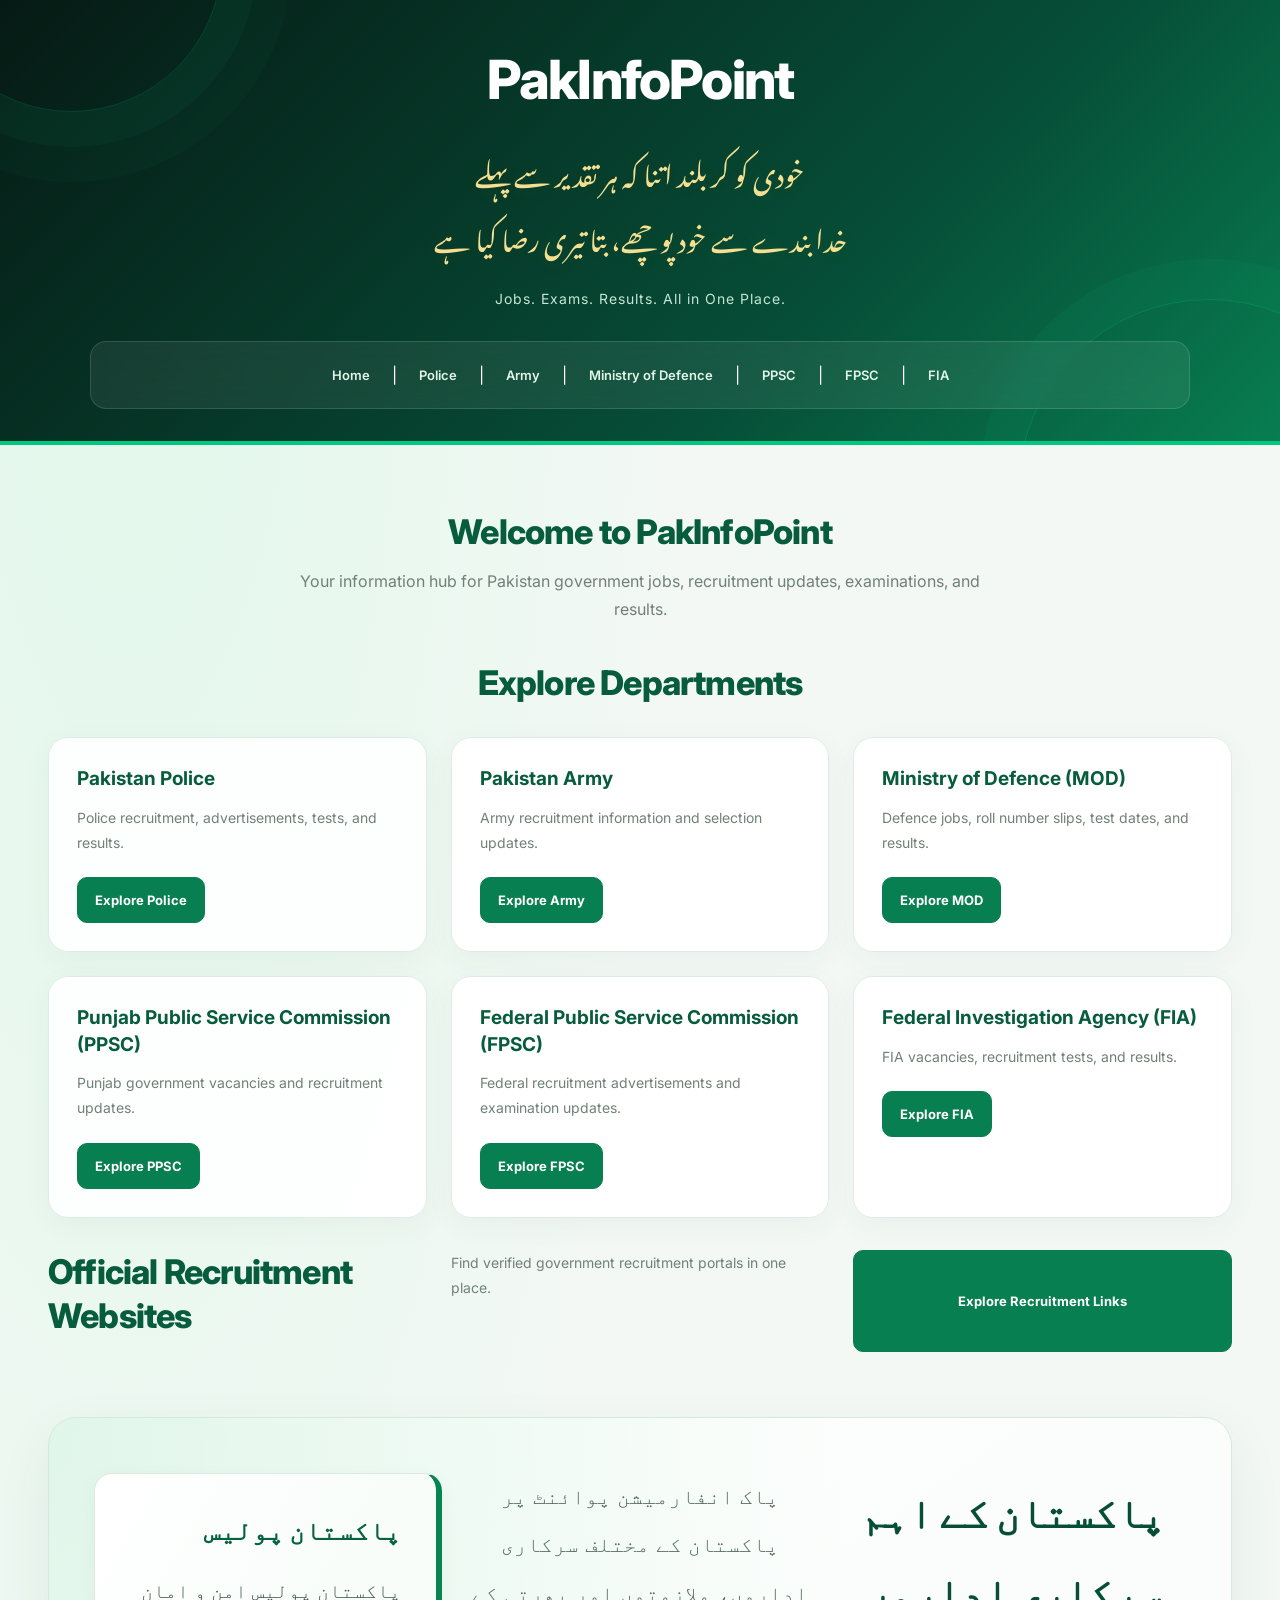
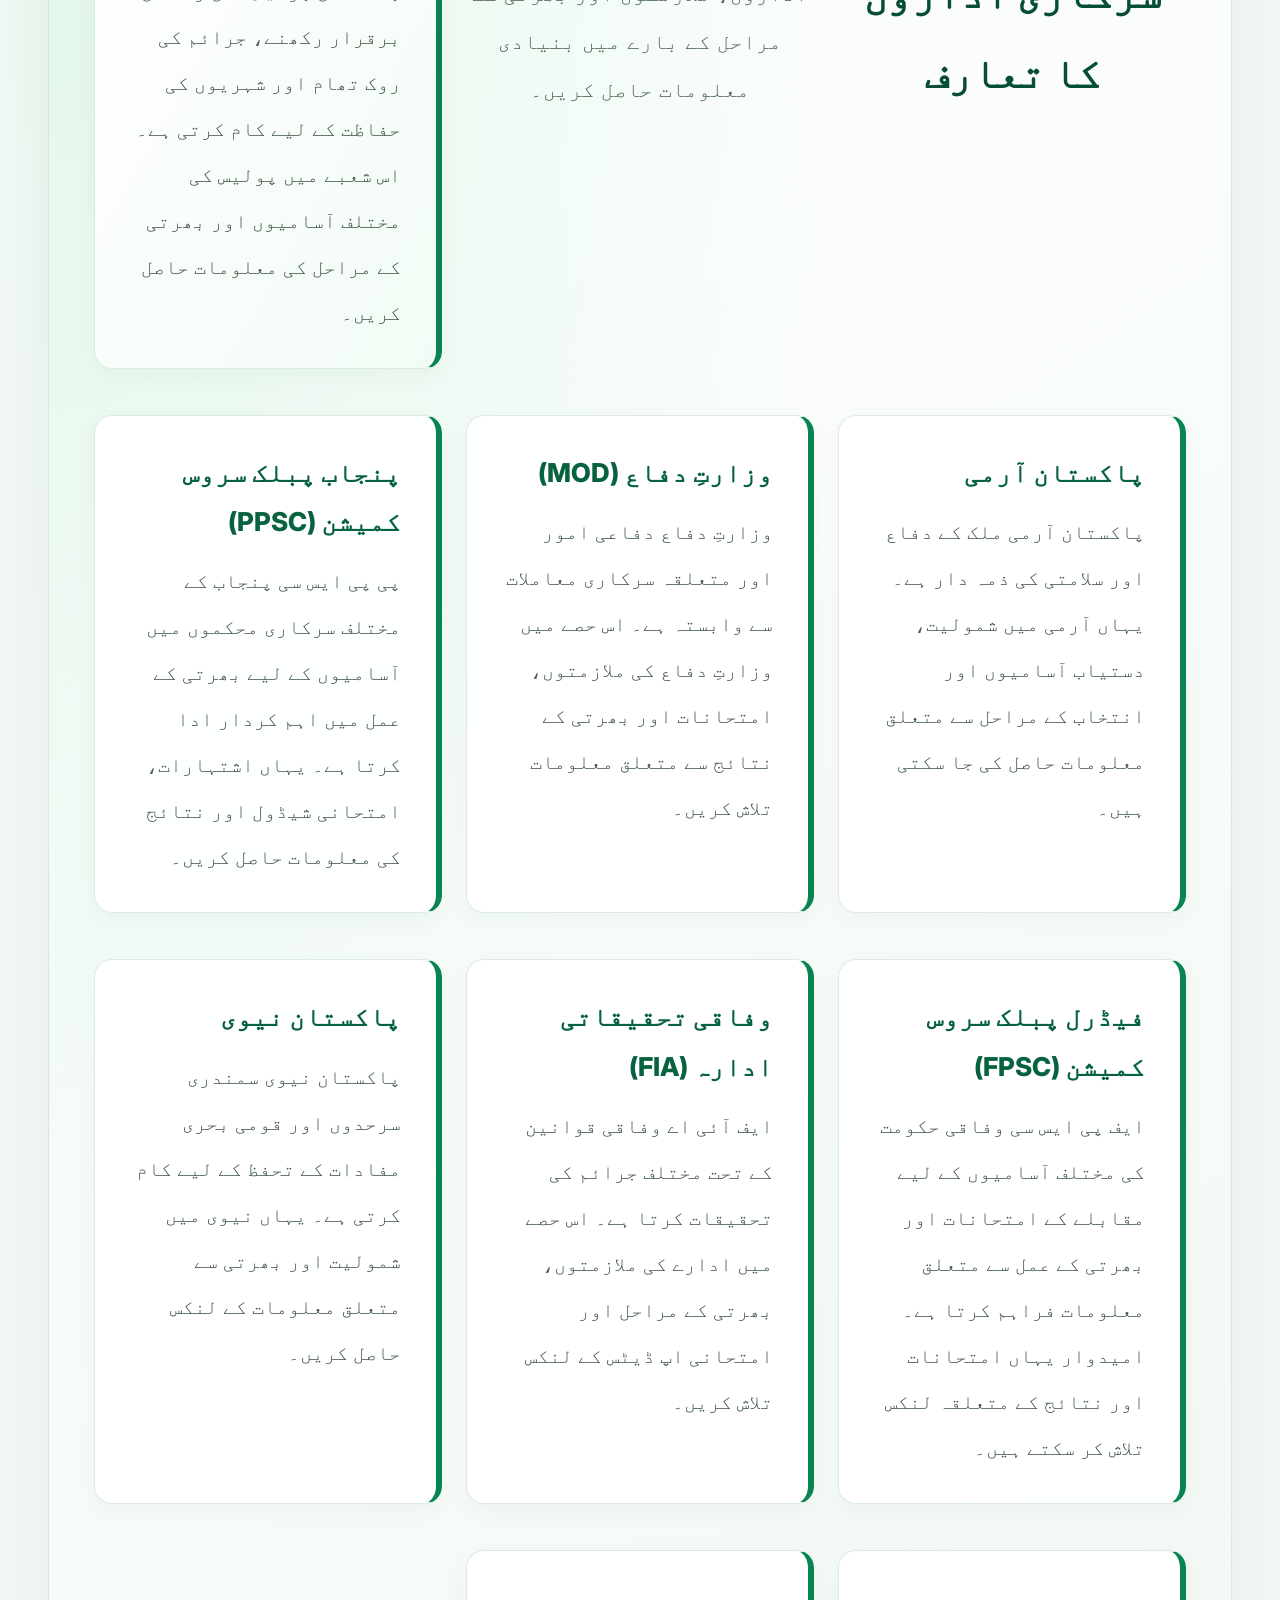
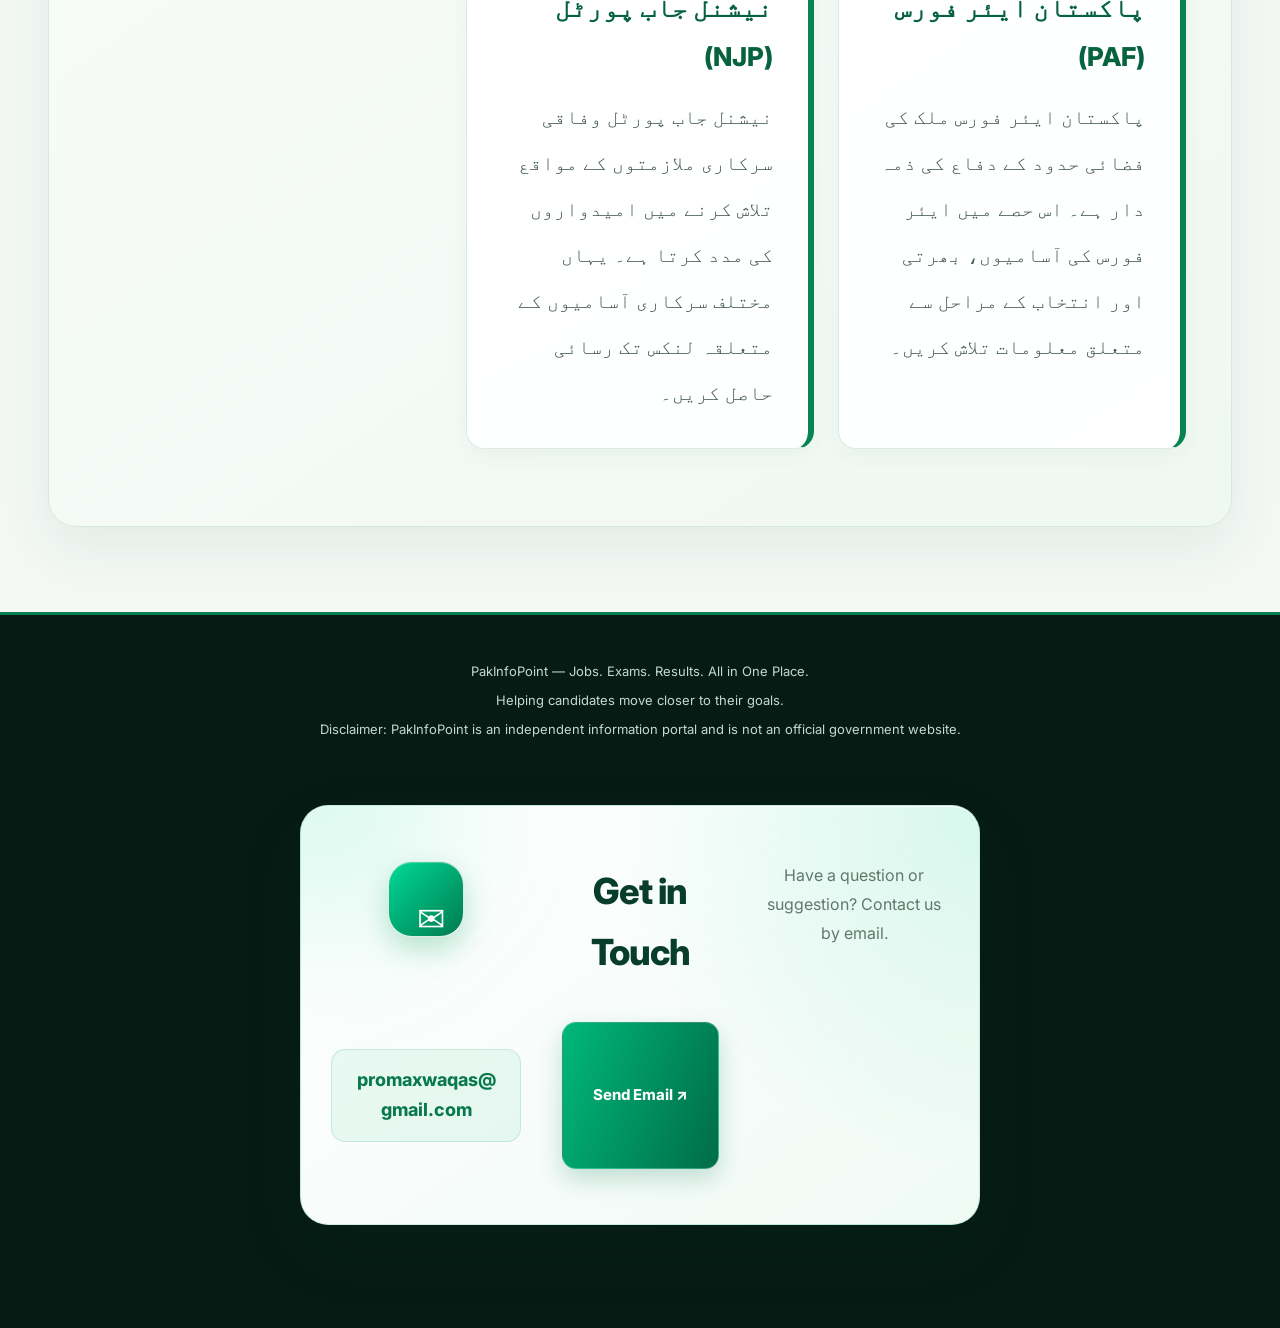
<file: index.html>
<!DOCTYPE html>
<html lang="en">
<head>
  <meta charset="UTF-8">
  <meta name="viewport" content="width=device-width, initial-scale=1.0">
 

  <title>PakInfoPoint - Pakistan Government Jobs, Results & Exams</title>
  
  <!-- Rest of your meta tags, title, link rel="stylesheet", etc. -->
<meta name="description"
    content="Find Pakistan government job advertisements, recruitment updates, roll number slips, test schedules, results and merit lists for Army, Police, FIA, MOD, PPSC, FPSC, Navy, PAF and NJP.">

<meta name="author" content="PakInfoPoint">
<meta name="robots" content="index, follow, max-image-preview:large">
<meta name="theme-color" content="#08784e">
<meta name="google-site-verification" content="WBYI3zQjH3Bjqo3qyWjPnp6PcXG1lxoOlJ3bugX4N5s" />

<meta property="og:type" content="website">
<meta property="og:site_name" content="PakInfoPoint">
<meta property="og:title" content="PakInfoPoint - Jobs, Exams & Results">
<meta property="og:description"
    content="Your information hub for Pakistani government jobs, recruitment updates, exams and results.">

<link rel="stylesheet" href="style.css">
<!-- PakInfoPoint Favicon -->
<link rel="icon" type="image/png" href="logo.png">

</head>

<body>

    <header>
        <h1>PakInfoPoint</h1>

        <p lang="ur" dir="rtl">
            خودی کو کر بلند اتنا کہ ہر تقدیر سے پہلے
            <br>
            خدا بندے سے خود پوچھے، بتا تیری رضا کیا ہے
        </p>
        <p>Jobs. Exams. Results. All in One Place.</p>

        <nav>
            <a href="index.html">Home</a> |
            <a href="police.html">Police</a> |
            <a href="army.html">Army</a> |
            <a href="mod.html">Ministry of Defence</a> |
            <a href="ppsc.html">PPSC</a> |
            <a href="fpsc.html">FPSC</a> |
            <a href="fia.html">FIA</a>
        </nav>
    </header>

    <hr>

    <main>
        <h2>Welcome to PakInfoPoint</h2>

        <p>
            Your information hub for Pakistan government jobs,
            recruitment updates, examinations, and results.
        </p>

        <h2>Explore Departments</h2>

        <section>
            <div>
                <h3>Pakistan Police</h3>
                <p>Police recruitment, advertisements, tests, and results.</p>
                <a href="police.html">Explore Police</a>
            </div>

            <hr>

            <div>
                <h3>Pakistan Army</h3>
                <p>Army recruitment information and selection updates.</p>
                <a href="army.html">Explore Army</a>
            </div>

            <hr>

            <div>
                <h3>Ministry of Defence (MOD)</h3>
                <p>Defence jobs, roll number slips, test dates, and results.</p>
                <a href="mod.html">Explore MOD</a>
            </div>

            <hr>

            <div>
                <h3>Punjab Public Service Commission (PPSC)</h3>
                <p>Punjab government vacancies and recruitment updates.</p>
                <a href="ppsc.html">Explore PPSC</a>
            </div>

            <hr>

            <div>
                <h3>Federal Public Service Commission (FPSC)</h3>
                <p>Federal recruitment advertisements and examination updates.</p>
                <a href="fpsc.html">Explore FPSC</a>
            </div>

            <hr>

            <div>
                <h3>Federal Investigation Agency (FIA)</h3>
                <p>FIA vacancies, recruitment tests, and results.</p>
                <a href="fia.html">Explore FIA</a>
            </div>

            <hr>


        </section>

        <section>
            <h2>Official Recruitment Websites</h2>
            <p>Find verified government recruitment portals in one place.</p>
            <a href="recruitments.html">Explore Recruitment Links</a>
        </section>


        <section class="department-info" lang="ur" dir="rtl">

            <h2>پاکستان کے اہم سرکاری اداروں کا تعارف</h2>

            <p class="info-intro">
                پاک انفارمیشن پوائنٹ پر پاکستان کے مختلف سرکاری اداروں،
                ملازمتوں اور بھرتی کے مراحل کے بارے میں بنیادی معلومات حاصل کریں۔
            </p>

            <div>
                <h3>پاکستان پولیس</h3>
                <p>
                    پاکستان پولیس امن و امان برقرار رکھنے، جرائم کی روک تھام
                    اور شہریوں کی حفاظت کے لیے کام کرتی ہے۔ اس شعبے میں پولیس
                    کی مختلف آسامیوں اور بھرتی کے مراحل کی معلومات حاصل کریں۔
                </p>
            </div>

            <div>
                <h3>پاکستان آرمی</h3>
                <p>
                    پاکستان آرمی ملک کے دفاع اور سلامتی کی ذمہ دار ہے۔
                    یہاں آرمی میں شمولیت، دستیاب آسامیوں اور انتخاب کے
                    مراحل سے متعلق معلومات حاصل کی جا سکتی ہیں۔
                </p>
            </div>

            <div>
                <h3>وزارتِ دفاع (MOD)</h3>
                <p>
                    وزارتِ دفاع دفاعی امور اور متعلقہ سرکاری معاملات سے
                    وابستہ ہے۔ اس حصے میں وزارتِ دفاع کی ملازمتوں،
                    امتحانات اور بھرتی کے نتائج سے متعلق معلومات تلاش کریں۔
                </p>
            </div>

            <div>
                <h3>پنجاب پبلک سروس کمیشن (PPSC)</h3>
                <p>
                    پی پی ایس سی پنجاب کے مختلف سرکاری محکموں میں آسامیوں
                    کے لیے بھرتی کے عمل میں اہم کردار ادا کرتا ہے۔
                    یہاں اشتہارات، امتحانی شیڈول اور نتائج کی معلومات حاصل کریں۔
                </p>
            </div>

            <div>
                <h3>فیڈرل پبلک سروس کمیشن (FPSC)</h3>
                <p>
                    ایف پی ایس سی وفاقی حکومت کی مختلف آسامیوں کے لیے
                    مقابلے کے امتحانات اور بھرتی کے عمل سے متعلق معلومات
                    فراہم کرتا ہے۔ امیدوار یہاں امتحانات اور نتائج کے
                    متعلقہ لنکس تلاش کر سکتے ہیں۔
                </p>
            </div>

            <div>
                <h3>وفاقی تحقیقاتی ادارہ (FIA)</h3>
                <p>
                    ایف آئی اے وفاقی قوانین کے تحت مختلف جرائم کی تحقیقات
                    کرتا ہے۔ اس حصے میں ادارے کی ملازمتوں، بھرتی کے مراحل
                    اور امتحانی اپ ڈیٹس کے لنکس تلاش کریں۔
                </p>
            </div>

            <div>
                <h3>پاکستان نیوی</h3>
                <p>
                    پاکستان نیوی سمندری سرحدوں اور قومی بحری مفادات کے
                    تحفظ کے لیے کام کرتی ہے۔ یہاں نیوی میں شمولیت اور
                    بھرتی سے متعلق معلومات کے لنکس حاصل کریں۔
                </p>
            </div>

            <div>
                <h3>پاکستان ایئر فورس (PAF)</h3>
                <p>
                    پاکستان ایئر فورس ملک کی فضائی حدود کے دفاع کی ذمہ دار
                    ہے۔ اس حصے میں ایئر فورس کی آسامیوں، بھرتی اور انتخاب
                    کے مراحل سے متعلق معلومات تلاش کریں۔
                </p>
            </div>

            <div>
                <h3>نیشنل جاب پورٹل (NJP)</h3>
                <p>
                    نیشنل جاب پورٹل وفاقی سرکاری ملازمتوں کے مواقع تلاش
                    کرنے میں امیدواروں کی مدد کرتا ہے۔ یہاں مختلف سرکاری
                    آسامیوں کے متعلقہ لنکس تک رسائی حاصل کریں۔
                </p>
            </div>

        </section>

    </main>

    <hr>

    <footer>
        <p>PakInfoPoint — Jobs. Exams. Results. All in One Place.</p>
        <p>Helping candidates move closer to their goals.</p>
        <p>Disclaimer: PakInfoPoint is an independent information portal and is not an official government website.</p>


        <!-- Contact Card -->
        <section class="contact-card">
            <div class="contact-icon">✉</div>

            <h2>Get in Touch</h2>
            <p>Have a question or suggestion? Contact us by email.</p>

            <a href="mailto:promaxwaqas@gmail.com" class="email-link">
                promaxwaqas@gmail.com
            </a>

            <a href="mailto:promaxwaqas@gmail.com" class="contact-btn">
                Send Email ↗
            </a>
        </section>

    </footer>

</body>

</html>
</file>
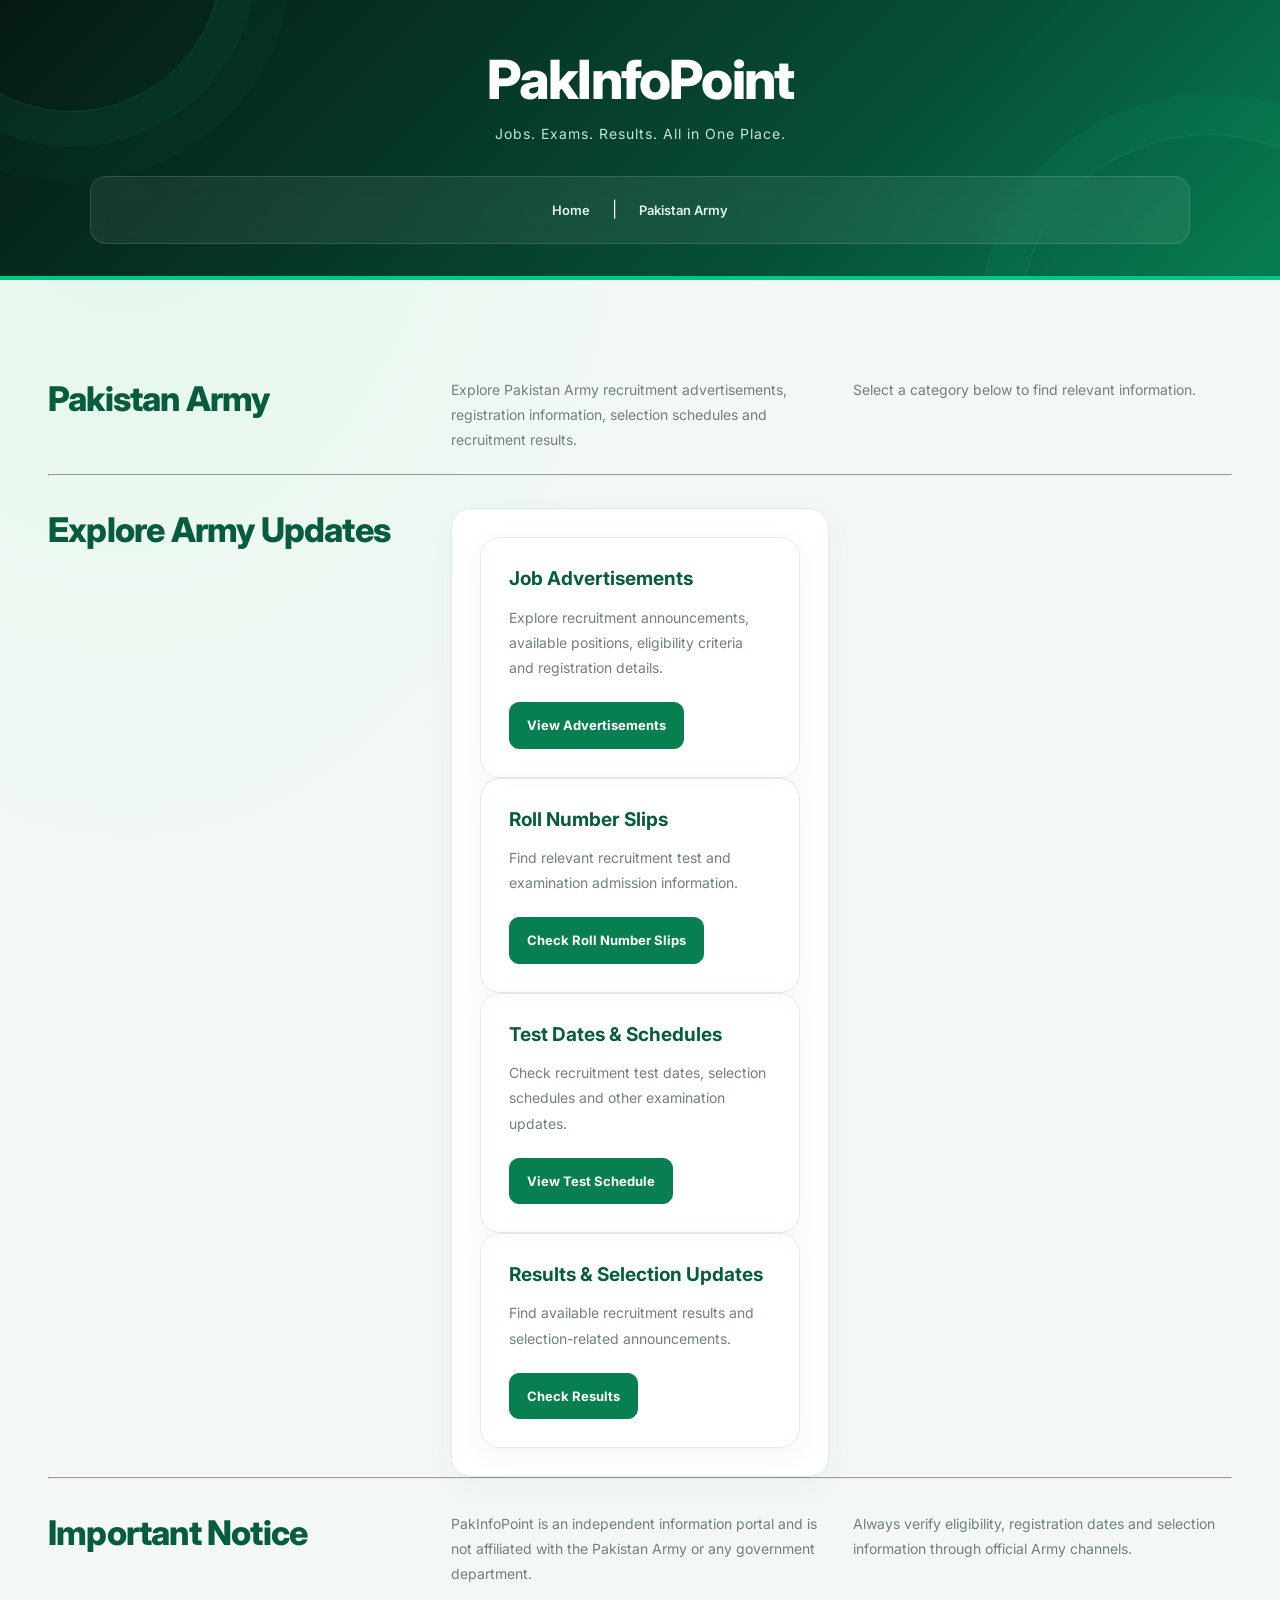
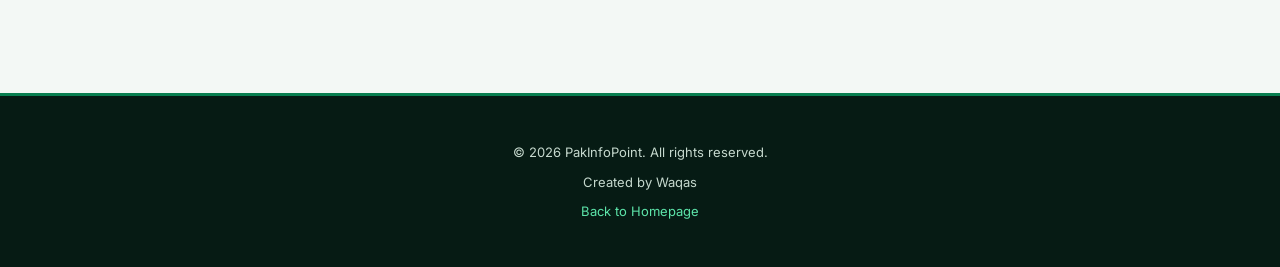
<file: army.html>
<!DOCTYPE html>
<html lang="en">
<head>
    <meta charset="UTF-8">
    <meta name="viewport" content="width=device-width, initial-scale=1.0">

    <title>Pakistan Army Jobs & Updates | PakInfoPoint</title>
    <link rel="stylesheet" href="style.css">
    <meta name="description" content="Find Pakistan Army recruitment advertisements, roll number slips, test dates and results through PakInfoPoint.">
</head>

<body>

    <!-- Header -->
    <header>
        <h1>PakInfoPoint</h1>
        <p>Jobs. Exams. Results. All in One Place.</p>

        <nav>
            <a href="index.html">Home</a> |
            <a href="army.html">Pakistan Army</a>
        </nav>
    </header>

    <hr>

    <!-- Welcome Section -->
    <main>
        <section>
            <h2>Pakistan Army</h2>

            <p>
                Explore Pakistan Army recruitment advertisements,
                registration information, selection schedules
                and recruitment results.
            </p>

            <p>Select a category below to find relevant information.</p>
        </section>

        <hr>

        <!-- Army Information Boxes -->
        <section>
            <h2>Explore Army Updates</h2>

            <div class="information-container">

                <div class="information-box">
                    <h3>Job Advertisements</h3>
                    <p>
                        Explore recruitment announcements, available
                        positions, eligibility criteria and registration details.
                    </p>
                    <a href="https://www.joinpakarmy.gov.pk/">
                        View Advertisements
                    </a>
                </div>

                <div class="information-box">
                    <h3>Roll Number Slips</h3>
                    <p>
                        Find relevant recruitment test and examination
                        admission information.
                    </p>
                    <a href="https://www.joinpakarmy.gov.pk/">
                        Check Roll Number Slips
                    </a>
                </div>

                <div class="information-box">
                    <h3>Test Dates & Schedules</h3>
                    <p>
                        Check recruitment test dates, selection schedules
                        and other examination updates.
                    </p>
                    <a href="https://www.joinpakarmy.gov.pk/">
                        View Test Schedule
                    </a>
                </div>

                <div class="information-box">
                    <h3>Results & Selection Updates</h3>
                    <p>
                        Find available recruitment results and
                        selection-related announcements.
                    </p>
                    <a href="https://www.joinpakarmy.gov.pk/">
                        Check Results
                    </a>
                </div>

            </div>
        </section>

        <hr>

        <!-- Important Notice -->
        <section>
            <h2>Important Notice</h2>

            <p>
                PakInfoPoint is an independent information portal
                and is not affiliated with the Pakistan Army
                or any government department.
            </p>

            <p>
                Always verify eligibility, registration dates and
                selection information through official Army channels.
            </p>
        </section>
    </main>

    <hr>

    <!-- Footer -->
    <footer>
        <p>&copy; 2026 PakInfoPoint. All rights reserved.</p>
        <p>Created by Waqas</p>
        <p><a href="index.html">Back to Homepage</a></p>
    </footer>

</body>
</html>
</file>
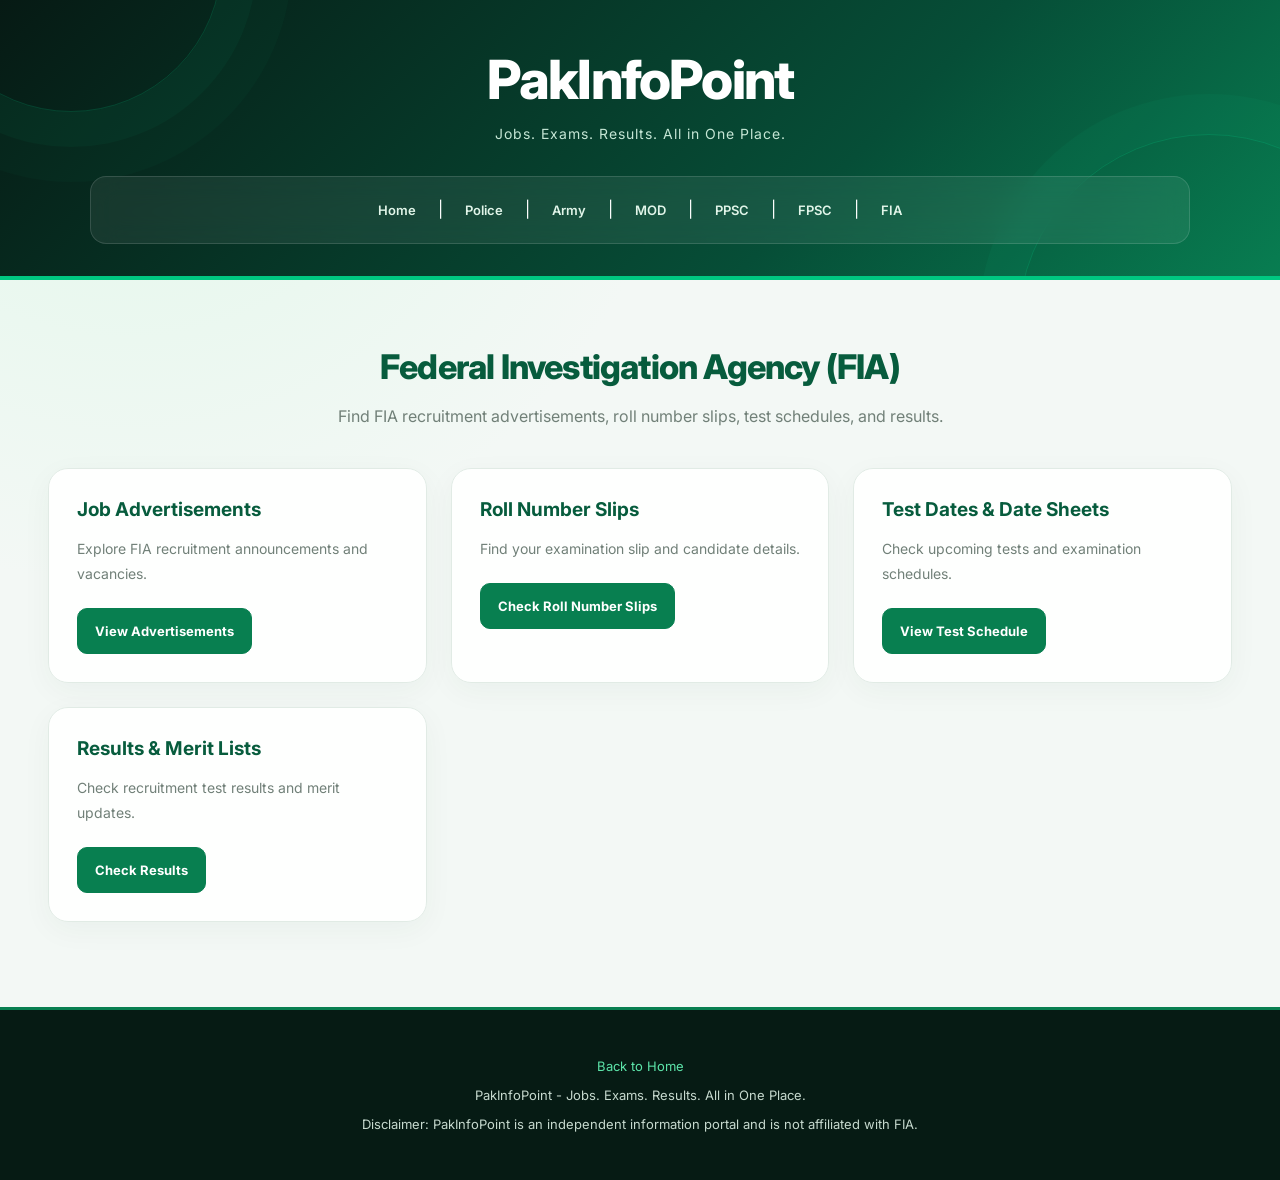
<file: fia.html>
<!DOCTYPE html>
<html lang="en">
<head>
    <meta charset="UTF-8">
    <meta name="viewport" content="width=device-width, initial-scale=1.0">
    <title>FIA Jobs, Tests & Results | PakInfoPoint</title>
    <link rel="stylesheet" href="style.css">
</head>
<body>

    <header>
        <h1>PakInfoPoint</h1>
        <p>Jobs. Exams. Results. All in One Place.</p>

        <nav>
            <a href="index.html">Home</a> |
            <a href="police.html">Police</a> |
            <a href="army.html">Army</a> |
            <a href="mod.html">MOD</a> |
            <a href="ppsc.html">PPSC</a> |
            <a href="fpsc.html">FPSC</a> |
            <a href="fia.html">FIA</a>
        </nav>
    </header>

    <hr>

    <main>
        <h2>Federal Investigation Agency (FIA)</h2>
        <p>Find FIA recruitment advertisements, roll number slips, test schedules, and results.</p>

        <section>
            <div>
                <h3>Job Advertisements</h3>
                <p>Explore FIA recruitment announcements and vacancies.</p>
                <a href="https://www.fia.gov.pk/?utm_source=chatgpt.com#">View Advertisements</a>
            </div>

            <hr>

            <div>
                <h3>Roll Number Slips</h3>
                <p>Find your examination slip and candidate details.</p>
                <a href="https://www.fia.gov.pk/?utm_source=chatgpt.com#">Check Roll Number Slips</a>
            </div>

            <hr>

            <div>
                <h3>Test Dates & Date Sheets</h3>
                <p>Check upcoming tests and examination schedules.</p>
                <a href="https://www.fia.gov.pk/?utm_source=chatgpt.com#">View Test Schedule</a>
            </div>

            <hr>

            <div>
                <h3>Results & Merit Lists</h3>
                <p>Check recruitment test results and merit updates.</p>
                <a href="https://www.fia.gov.pk/?utm_source=chatgpt.com#">Check Results</a>
            </div>
        </section>
    </main>

    <hr>

    <footer>
        <p><a href="index.html">Back to Home</a></p>
        <p>PakInfoPoint - Jobs. Exams. Results. All in One Place.</p>
        <p>Disclaimer: PakInfoPoint is an independent information portal and is not affiliated with FIA.</p>
    </footer>

</body>
</html>
</file>
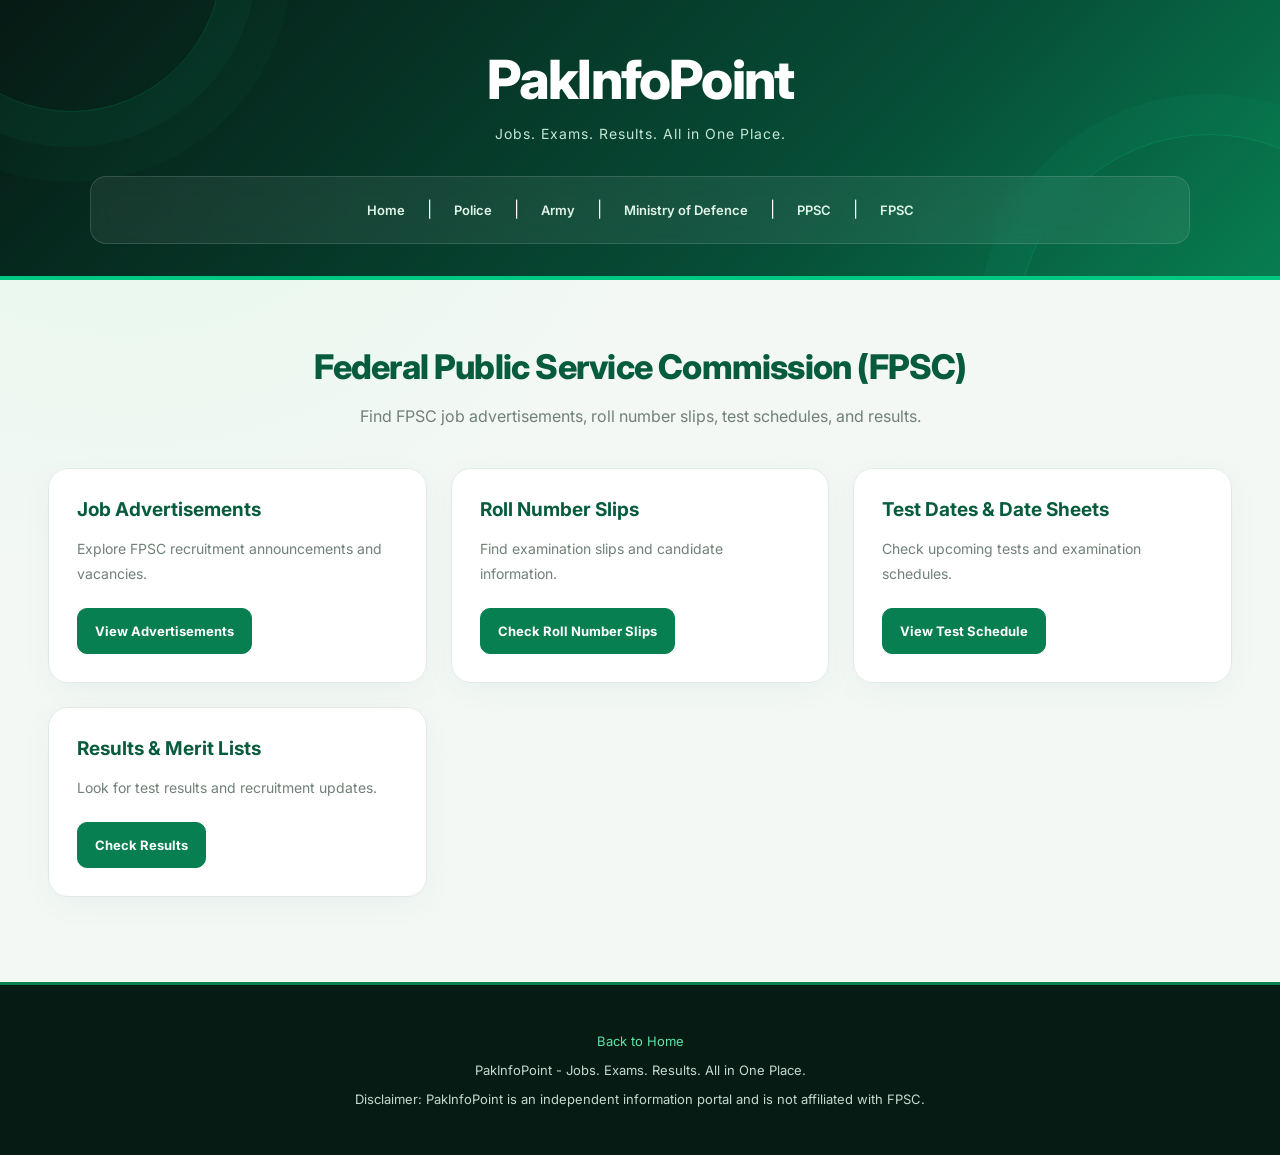
<file: fpsc.html>
<!DOCTYPE html>
<html lang="en">
<head>
    <meta charset="UTF-8">
    <meta name="viewport" content="width=device-width, initial-scale=1.0">
    <title>FPSC Jobs, Tests & Results | PakInfoPoint</title>
    <link rel="stylesheet" href="style.css">
</head>
<body>

    <header>
        <h1>PakInfoPoint</h1>
        <p>Jobs. Exams. Results. All in One Place.</p>

        <nav>
            <a href="index.html">Home</a> |
            <a href="police.html">Police</a> |
            <a href="army.html">Army</a> |
            <a href="mod.html">Ministry of Defence</a> |
            <a href="ppsc.html">PPSC</a> |
            <a href="fpsc.html">FPSC</a>
        </nav>
    </header>

    <hr>

    <main>
        <h2>Federal Public Service Commission (FPSC)</h2>
        <p>Find FPSC job advertisements, roll number slips, test schedules, and results.</p>

        <section>
            <div>
                <h3>Job Advertisements</h3>
                <p>Explore FPSC recruitment announcements and vacancies.</p>
                <a href="https://www.fpsc.gov.pk/Jobs?section=GR">View Advertisements</a>
            </div>

            <hr>

            <div>
                <h3>Roll Number Slips</h3>
                <p>Find examination slips and candidate information.</p>
                <a href="https://www.fpsc.gov.pk/">Check Roll Number Slips</a>
            </div>

            <hr>

            <div>
                <h3>Test Dates & Date Sheets</h3>
                <p>Check upcoming tests and examination schedules.</p>
                <a href="https://www.fpsc.gov.pk/Schedule?section=Exams/GR">View Test Schedule</a>
            </div>

            <hr>

            <div>
                <h3>Results & Merit Lists</h3>
                <p>Look for test results and recruitment updates.</p>
                <a href="https://www.fpsc.gov.pk/Results?section=Merit%20List">Check Results</a>
            </div>
        </section>
    </main>

    <hr>

    <footer>
        <p><a href="index.html">Back to Home</a></p>
        <p>PakInfoPoint - Jobs. Exams. Results. All in One Place.</p>
        <p>Disclaimer: PakInfoPoint is an independent information portal and is not affiliated with FPSC.</p>
    </footer>

</body>
</html>
</file>
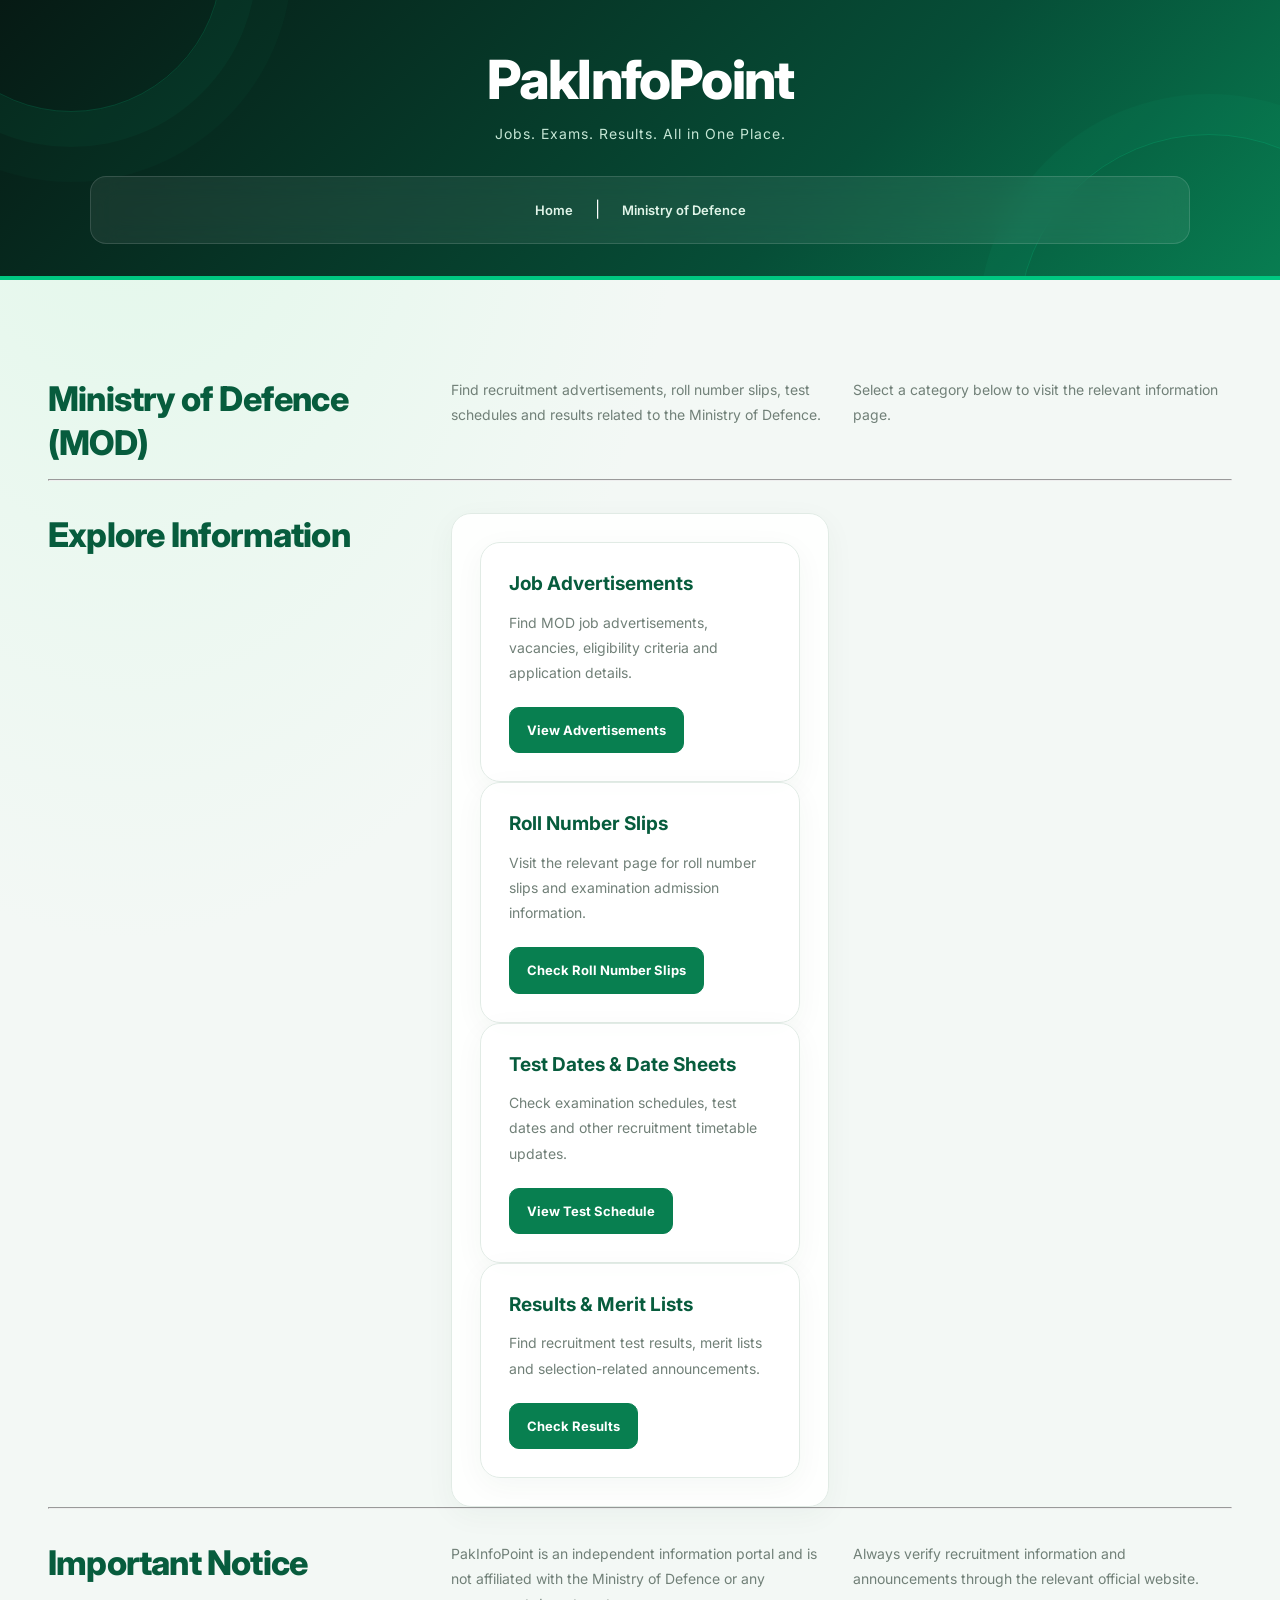
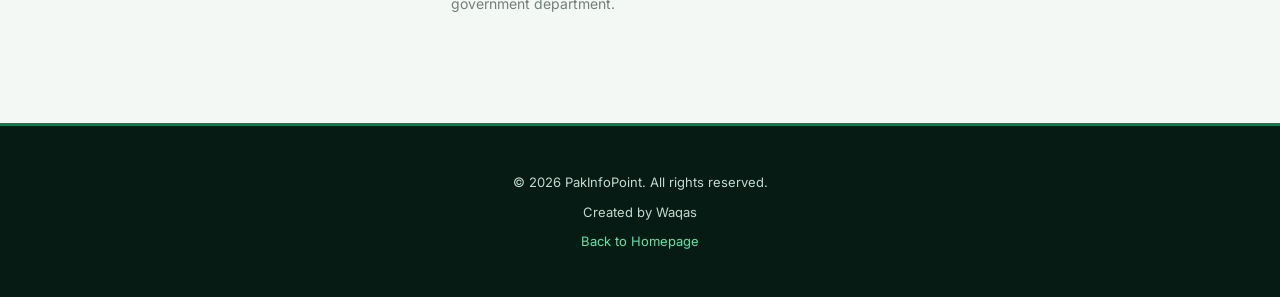
<file: mod.html>
<!DOCTYPE html>
<html lang="en">
<head>
    <meta charset="UTF-8">
    <meta name="viewport" content="width=device-width, initial-scale=1.0">

    <title>Ministry of Defence (MOD) | PakInfoPoint</title>

    <meta name="description" content="Find Ministry of Defence job advertisements, roll number slips, test schedules and results through PakInfoPoint.">
    <link rel="stylesheet" href="style.css">
</head>

<body>

    <!-- Header -->
    <header>
        <h1>PakInfoPoint</h1>
        <p>Jobs. Exams. Results. All in One Place.</p>

        <nav>
            <a href="index.html">Home</a> |
            <a href="mod.html">Ministry of Defence</a>
        </nav>
    </header>

    <hr>

    <!-- Welcome Section -->
    <main>
        <section>
            <h2>Ministry of Defence (MOD)</h2>

            <p>
                Find recruitment advertisements, roll number slips,
                test schedules and results related to the Ministry
                of Defence.
            </p>

            <p>
                Select a category below to visit the relevant information page.
            </p>
        </section>

        <hr>

        <!-- MOD Information Boxes -->
        <section>
            <h2>Explore Information</h2>

            <div class="information-container">

                <!-- Advertisements -->
                <div class="information-box">
                    <h3>Job Advertisements</h3>
                    <p>
                        Find MOD job advertisements, vacancies,
                        eligibility criteria and application details.
                    </p>
                    <a href="https://recruitments.com.pk/Advertisement.html">
                        View Advertisements
                    </a>
                </div>

                <!-- Roll Number Slips -->
                <div class="information-box">
                    <h3>Roll Number Slips</h3>
                    <p>
                        Visit the relevant page for roll number slips
                        and examination admission information.
                    </p>
                    <a href="https://recruitments.com.pk/main1026.php">
                        Check Roll Number Slips
                    </a>
                </div>

                <!-- Test Dates and Date Sheets -->
                <div class="information-box">
                    <h3>Test Dates & Date Sheets</h3>
                    <p>
                        Check examination schedules, test dates
                        and other recruitment timetable updates.
                    </p>
                    <a href="https://recruitments.com.pk/index.html">
                        View Test Schedule
                    </a>
                </div>

                <!-- Results -->
                <div class="information-box">
                    <h3>Results & Merit Lists</h3>
                    <p>
                        Find recruitment test results, merit lists
                        and selection-related announcements.
                    </p>
                    <a href="https://recruitments.com.pk/index.html">
                        Check Results
                    </a>
                </div>

            </div>
        </section>

        <hr>

        <!-- Important Notice -->
        <section>
            <h2>Important Notice</h2>

            <p>
                PakInfoPoint is an independent information portal
                and is not affiliated with the Ministry of Defence
                or any government department.
            </p>

            <p>
                Always verify recruitment information and announcements
                through the relevant official website.
            </p>
        </section>

    </main>

    <hr>

    <!-- Footer -->
    <footer>
        <p>&copy; 2026 PakInfoPoint. All rights reserved.</p>
        <p>Created by Waqas</p>

        <p>
            <a href="index.html">Back to Homepage</a>
        </p>
    </footer>

</body>
</html>
</file>
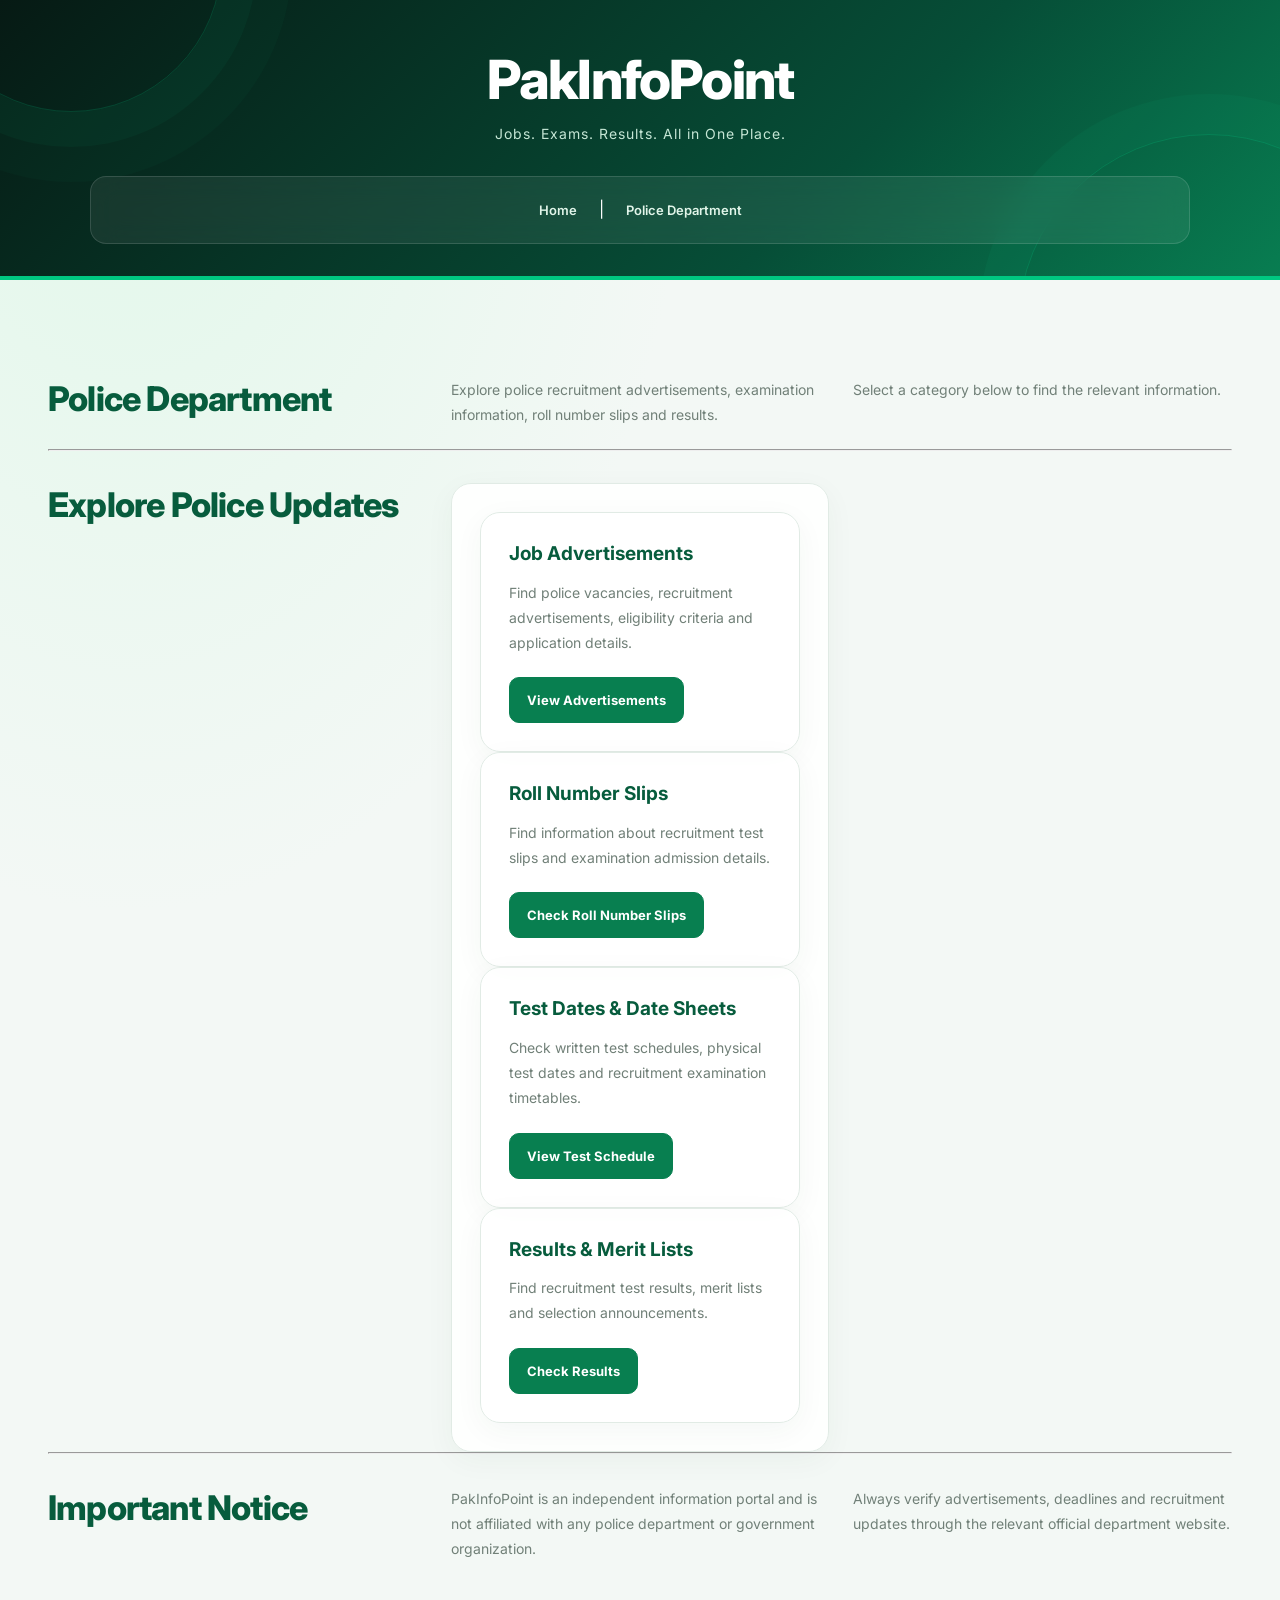
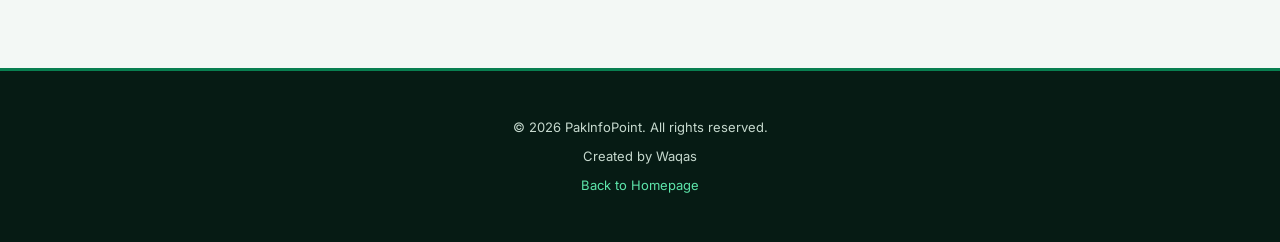
<file: police.html>
<!DOCTYPE html>
<html lang="en">
<head>
    <meta charset="UTF-8">
    <meta name="viewport" content="width=device-width, initial-scale=1.0">

    <title>Police Jobs & Updates | PakInfoPoint</title>

    <meta name="description" content="Find police job advertisements, roll number slips, test schedules and results through PakInfoPoint.">
<link rel="stylesheet" href="style.css">
</head>

<body>

    <!-- Header -->
    <header>
        <h1>PakInfoPoint</h1>
        <p>Jobs. Exams. Results. All in One Place.</p>

        <nav>
            <a href="index.html">Home</a> |
            <a href="police.html">Police Department</a>
        </nav>
    </header>

    <hr>

    <!-- Welcome Section -->
    <main>
        <section>
            <h2>Police Department</h2>

            <p>
                Explore police recruitment advertisements, examination
                information, roll number slips and results.
            </p>

            <p>
                Select a category below to find the relevant information.
            </p>
        </section>

        <hr>

        <!-- Police Information Boxes -->
        <section>
            <h2>Explore Police Updates</h2>

            <div class="information-container">

                <!-- Advertisements -->
                <div class="information-box">
                    <h3>Job Advertisements</h3>
                    <p>
                        Find police vacancies, recruitment advertisements,
                        eligibility criteria and application details.
                    </p>
                    <a href="https://www.punjabpolice.gov.pk/punjabpolice-jobs">
                        View Advertisements
                    </a>
                </div>

                <!-- Roll Number Slips -->
                <div class="information-box">
                    <h3>Roll Number Slips</h3>
                    <p>
                        Find information about recruitment test slips
                        and examination admission details.
                    </p>
                    <a href="https://www.punjabpolice.gov.pk/punjabpolice-jobs">
                        Check Roll Number Slips
                    </a>
                </div>

                <!-- Test Dates -->
                <div class="information-box">
                    <h3>Test Dates & Date Sheets</h3>
                    <p>
                        Check written test schedules, physical test dates
                        and recruitment examination timetables.
                    </p>
                    <a href="https://www.punjabpolice.gov.pk/punjabpolice-jobs">
                        View Test Schedule
                    </a>
                </div>

                <!-- Results -->
                <div class="information-box">
                    <h3>Results & Merit Lists</h3>
                    <p>
                        Find recruitment test results, merit lists
                        and selection announcements.
                    </p>
                    <a href="https://www.punjabpolice.gov.pk/punjabpolice-jobs">
                        Check Results
                    </a>
                </div>

            </div>
        </section>

        <hr>

        <!-- Important Notice -->
        <section>
            <h2>Important Notice</h2>

            <p>
                PakInfoPoint is an independent information portal
                and is not affiliated with any police department
                or government organization.
            </p>

            <p>
                Always verify advertisements, deadlines and recruitment
                updates through the relevant official department website.
            </p>
        </section>

    </main>

    <hr>

    <!-- Footer -->
    <footer>
        <p>&copy; 2026 PakInfoPoint. All rights reserved.</p>
        <p>Created by Waqas</p>

        <p>
            <a href="index.html">Back to Homepage</a>
        </p>
    </footer>

</body>
</html>
</file>
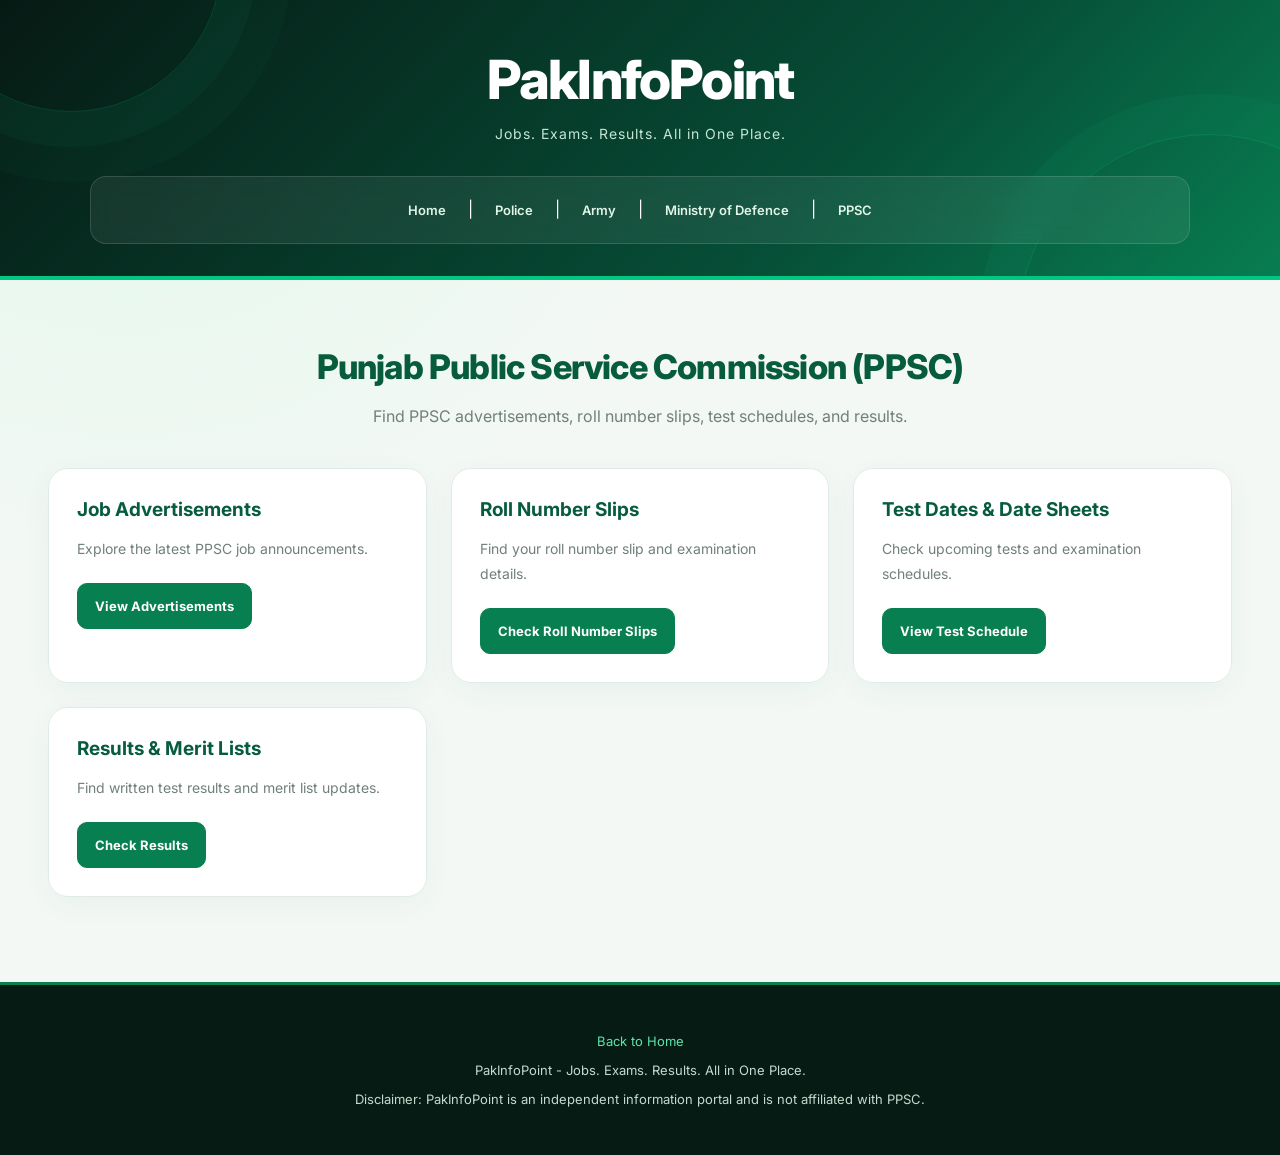
<file: ppsc.html>
<!DOCTYPE html>
<html lang="en">
<head>
    <meta charset="UTF-8">
    <meta name="viewport" content="width=device-width, initial-scale=1.0">
    <title>PPSC Jobs, Tests & Results | PakInfoPoint</title>
    <link rel="stylesheet" href="style.css">
</head>
<body>

    <header>
        <h1>PakInfoPoint</h1>
        <p>Jobs. Exams. Results. All in One Place.</p>

        <nav>
            <a href="index.html">Home</a> |
            <a href="police.html">Police</a> |
            <a href="army.html">Army</a> |
            <a href="mod.html">Ministry of Defence</a> |
            <a href="ppsc.html">PPSC</a>
        </nav>
    </header>

    <hr>

    <main>
        <h2>Punjab Public Service Commission (PPSC)</h2>
        <p>Find PPSC advertisements, roll number slips, test schedules, and results.</p>

        <section>
            <div>
                <h3>Job Advertisements</h3>
                <p>Explore the latest PPSC job announcements.</p>
                <a href="https://www.ppsc.gop.pk/(S(hkkddwbqee1ekn1l1220srrv))/JobsArchive.aspx">View Advertisements</a>
            </div>

            <hr>

            <div>
                <h3>Roll Number Slips</h3>
                <p>Find your roll number slip and examination details.</p>
                <a href="https://www.ppsc.gop.pk/(S(hkkddwbqee1ekn1l1220srrv))/WrittenResults.aspx">Check Roll Number Slips</a>
            </div>

            <hr>

            <div>
                <h3>Test Dates & Date Sheets</h3>
                <p>Check upcoming tests and examination schedules.</p>
                <a href="https://www.ppsc.gop.pk/(S(hkkddwbqee1ekn1l1220srrv))/ExamsSchedules.aspx">View Test Schedule</a>
            </div>

            <hr>

            <div>
                <h3>Results & Merit Lists</h3>
                <p>Find written test results and merit list updates.</p>
                <a href="https://www.ppsc.gop.pk/(S(hkkddwbqee1ekn1l1220srrv))/FinalResults.aspx">Check Results</a>
            </div>
        </section>
    </main>

    <hr>

    <footer>
        <p><a href="index.html">Back to Home</a></p>
        <p>PakInfoPoint - Jobs. Exams. Results. All in One Place.</p>
        <p>Disclaimer: PakInfoPoint is an independent information portal and is not affiliated with PPSC.</p>
    </footer>

</body>
</html>
</file>
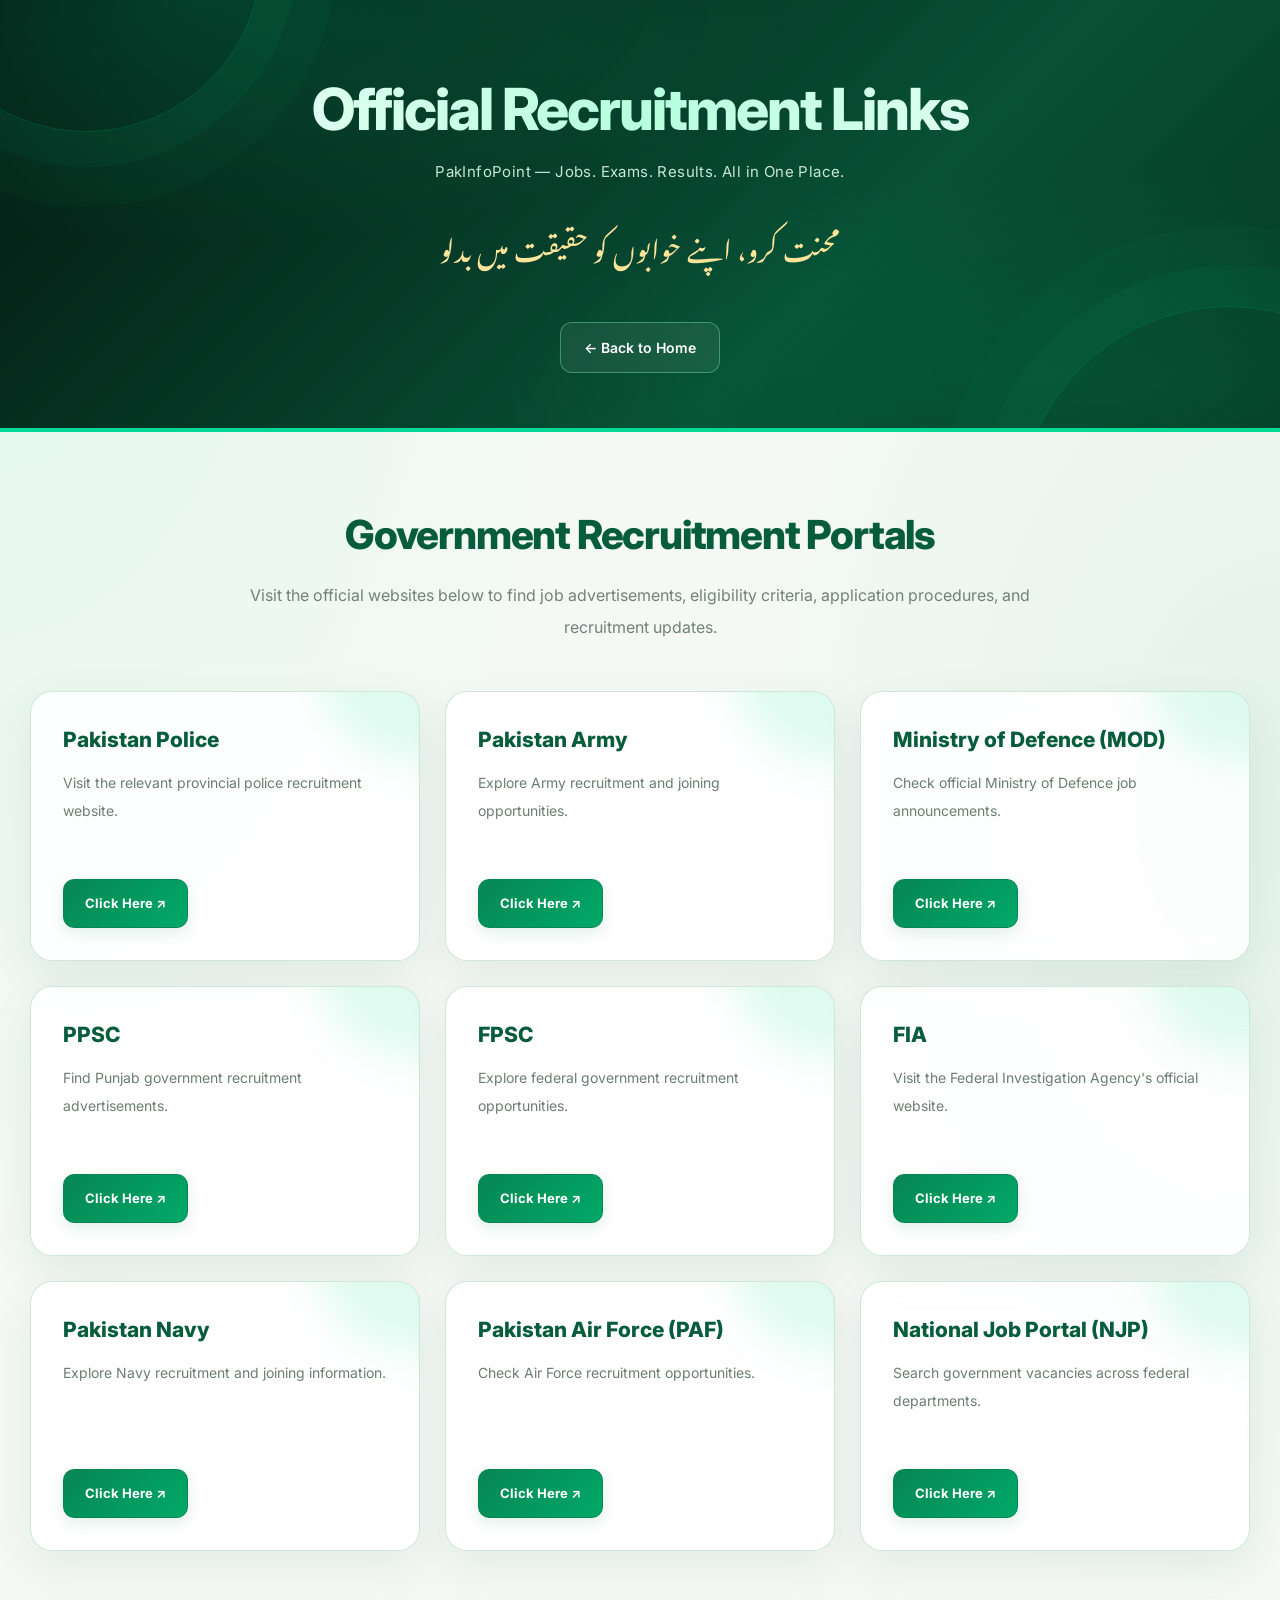
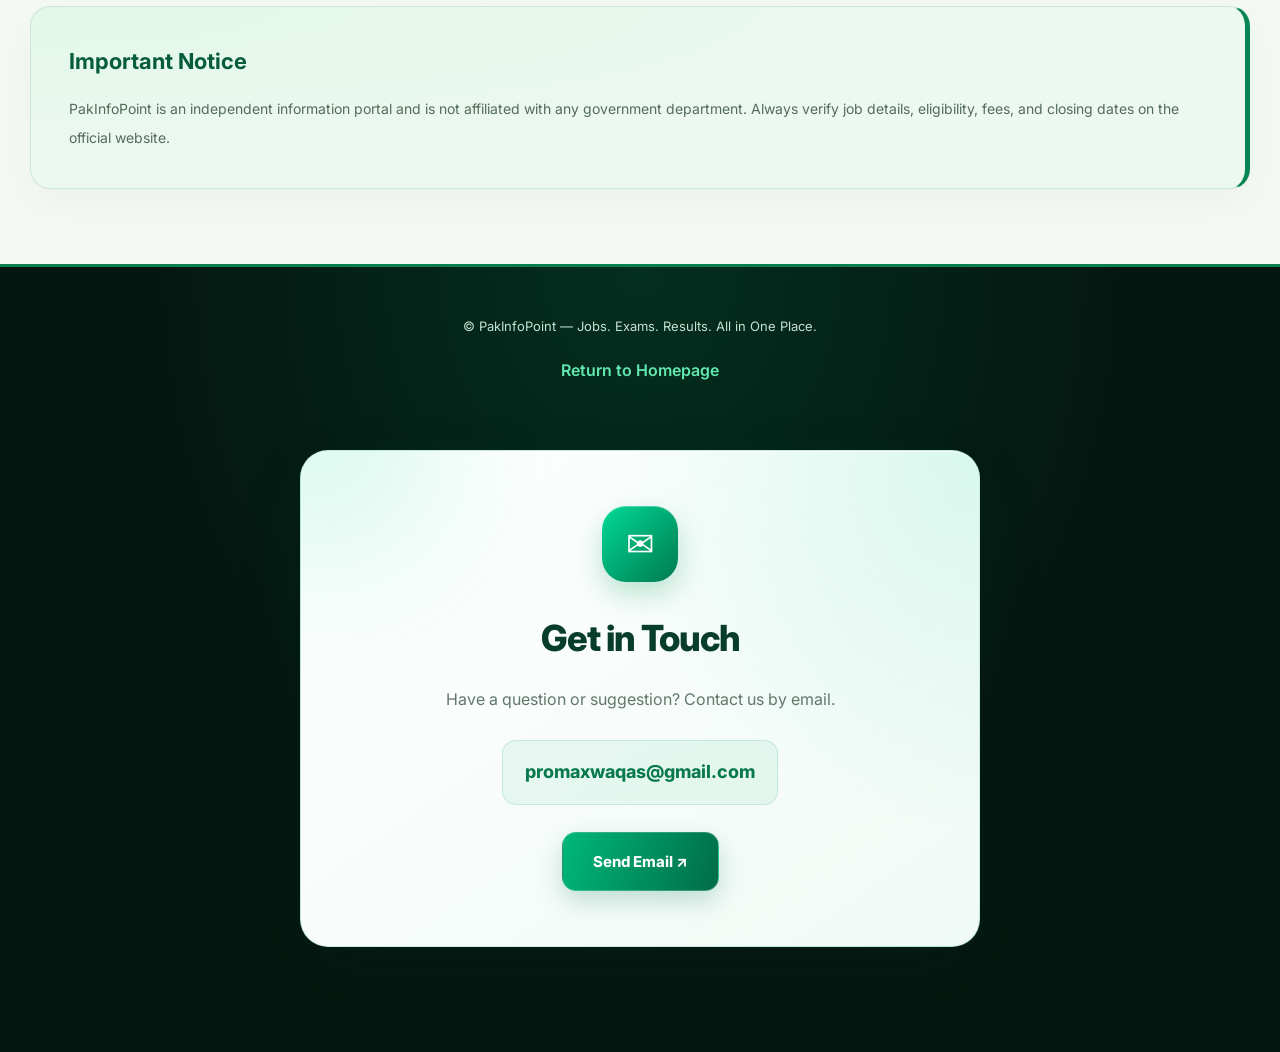
<file: recruitments.html>
<!DOCTYPE html>
<html lang="en">
<head>
    <meta charset="UTF-8">
    <meta name="viewport" content="width=device-width, initial-scale=1.0">

    <title>Official Recruitment Links | PakInfoPoint</title>

    <link rel="stylesheet" href="recruitments.css">
    <link rel="icon" type="image/png" href="logo.png">
</head>
<body>

    <header class="hero">
        <h1>Official Recruitment Links</h1>
        <p>PakInfoPoint — Jobs. Exams. Results. All in One Place.</p>
        <p lang="ur" dir="rtl">
            محنت کرو، اپنے خوابوں کو حقیقت میں بدلو
        </p>

        <a class="home-link" href="index.html">← Back to Home</a>
    </header>

    <main>
        <section class="intro">
            <h2>Government Recruitment Portals</h2>
            <p>
                Visit the official websites below to find job advertisements,
                eligibility criteria, application procedures, and recruitment updates.
            </p>
        </section>

        <section class="recruitment-grid">

            <article class="job-card">
                <h3>Pakistan Police</h3>
                <p>Visit the relevant provincial police recruitment website.</p>
                <a href="https://www.punjabpolice.gov.pk/punjabpolice-jobs"
                   target="_blank" rel="noopener noreferrer">
                    Click Here ↗
                </a>
            </article>

            <article class="job-card">
                <h3>Pakistan Army</h3>
                <p>Explore Army recruitment and joining opportunities.</p>
                <a href="https://www.joinpakarmy.gov.pk/"
                   target="_blank" rel="noopener noreferrer">
                    Click Here ↗
                </a>
            </article>

            <article class="job-card">
                <h3>Ministry of Defence (MOD)</h3>
                <p>Check official Ministry of Defence job announcements.</p>
                <a href="https://recruitments.com.pk/index.html"
                   target="_blank" rel="noopener noreferrer">
                    Click Here ↗
                </a>
            </article>

            <article class="job-card">
                <h3>PPSC</h3>
                <p>Find Punjab government recruitment advertisements.</p>
                <a href="https://www.ppsc.gop.pk/"
                   target="_blank" rel="noopener noreferrer">
                    Click Here ↗
                </a>
            </article>

            <article class="job-card">
                <h3>FPSC</h3>
                <p>Explore federal government recruitment opportunities.</p>
                <a href="https://www.fpsc.gov.pk/"
                   target="_blank" rel="noopener noreferrer">
                    Click Here ↗
                </a>
            </article>

            <article class="job-card">
                <h3>FIA</h3>
                <p>Visit the Federal Investigation Agency's official website.</p>
                <a href="https://www.fia.gov.pk/"
                   target="_blank" rel="noopener noreferrer">
                    Click Here ↗
                </a>
            </article>

            <article class="job-card">
                <h3>Pakistan Navy</h3>
                <p>Explore Navy recruitment and joining information.</p>
                <a href="https://www.paknavy.gov.pk/"
                   target="_blank" rel="noopener noreferrer">
                    Click Here ↗
                </a>
            </article>

            <article class="job-card">
                <h3>Pakistan Air Force (PAF)</h3>
                <p>Check Air Force recruitment opportunities.</p>
                <a href="https://www.joinpaf.gov.pk/"
                   target="_blank" rel="noopener noreferrer">
                    Click Here ↗
                </a>
            </article>

            <article class="job-card">
                <h3>National Job Portal (NJP)</h3>
                <p>Search government vacancies across federal departments.</p>
                <a href="https://njp.gov.pk/jobs/"
                   target="_blank" rel="noopener noreferrer">
                    Click Here ↗
                </a>
            </article>

        </section>

        <section class="notice">
            <h3>Important Notice</h3>
            <p>
                PakInfoPoint is an independent information portal and is not
                affiliated with any government department. Always verify job
                details, eligibility, fees, and closing dates on the official website.
            </p>
        </section>
    </main>

    <footer>
        <p>© PakInfoPoint — Jobs. Exams. Results. All in One Place.</p>
        <a href="index.html">Return to Homepage</a>

        
<!-- Contact Card -->
<section class="contact-card">
    <div class="contact-icon">✉</div>

    <h2>Get in Touch</h2>
    <p>Have a question or suggestion? Contact us by email.</p>

    <a href="mailto:promaxwaqas@gmail.com" class="email-link">
        promaxwaqas@gmail.com
    </a>

    <a href="mailto:promaxwaqas@gmail.com" class="contact-btn">
        Send Email ↗
    </a>
</section>

    </footer>

</body>
</html>
</file>
<file: style.css>
/* =====================================
   PakInfoPoint | Modern UI Design
   ===================================== */

@import url('https://fonts.googleapis.com/css2?family=Inter:wght@400;500;600;700;800&family=Noto+Nastaliq+Urdu:wght@400;500;600&display=swap');

:root {
    --green: #00c781;
    --green-dark: #007a50;
    --navy: #071b16;
    --surface: #ffffff;
    --background: #f3f8f5;
    --text: #183329;
    --muted: #718078;
    --border: #e1ebe5;
    --radius: 20px;
}

* {
    margin: 0;
    padding: 0;
    box-sizing: border-box;
}

html {
    scroll-behavior: smooth;
}

body {
    font-family: 'Inter', Arial, sans-serif;
    background:
        radial-gradient(ellipse at 10% 0%, #e0f8e9 0, transparent 35%),
        var(--background);
    color: var(--text);
    line-height: 1.7;
}

/* ===== HERO HEADER ===== */

header {
    position: relative;
    isolation: isolate;
    overflow: hidden;
    text-align: center;
    padding: 48px 22px 32px;
    color: white;
    background: linear-gradient(135deg, #061a14, #064e37 65%, #087d51);
    border-bottom: 4px solid var(--green);
}

header::before,
header::after {
    content: "";
    position: absolute;
    z-index: -1;
    width: 300px;
    height: 300px;
    border: 1px solid rgba(0, 255, 170, 0.15);
    border-radius: 50%;
    pointer-events: none;
}

header::before {
    top: -190px;
    left: -80px;
    box-shadow: 0 0 0 35px rgba(0, 255, 170, 0.035),
                0 0 0 70px rgba(0, 255, 170, 0.025);
}

header::after {
    right: -120px;
    bottom: -240px;
    width: 380px;
    height: 380px;
    box-shadow: 0 0 0 40px rgba(0, 255, 170, 0.035);
}

header h1 {
    font-size: clamp(34px, 5vw, 54px);
    font-weight: 800;
    letter-spacing: -1.8px;
    line-height: 1.2;
}

header > p:not([lang="ur"]) {
    color: #c5e6d5;
    margin-top: 9px;
    font-size: 14px;
    letter-spacing: 1px;
}

/* ===== IQBAL POETRY ===== */

header p[lang="ur"] {
    font-family: 'Noto Nastaliq Urdu', serif;
    font-size: clamp(19px, 2.5vw, 27px);
    line-height: 2.4;
    color: #f5df91;
    margin: 25px auto 20px;
    max-width: 850px;
    text-shadow: 0 0 25px rgba(245, 223, 145, 0.12);
}

/* ===== NAVIGATION ===== */

nav {
    display: flex;
    flex-wrap: wrap;
    align-items: center;
    justify-content: center;
    gap: 8px;
    max-width: 1100px;
    margin: 30px auto 0;
    padding: 12px;
    background: rgba(255, 255, 255, 0.07);
    border: 1px solid rgba(255, 255, 255, 0.13);
    border-radius: 16px;
    backdrop-filter: blur(14px);
}

nav a {
    color: #e1f5e9;
    text-decoration: none;
    font-size: 13px;
    font-weight: 600;
    padding: 10px 14px;
    border-radius: 10px;
    transition: background 0.25s ease,
                color 0.25s ease,
                transform 0.25s ease;
}

nav a:hover {
    background: var(--green);
    color: #05251a;
    transform: translateY(-2px);
}

/* ===== MAIN CONTENT ===== */

main {
    width: min(1240px, 100%);
    margin: 0 auto;
    padding: 65px 28px;
}

main h2 {
    color: #075c3d;
    font-size: clamp(25px, 3vw, 34px);
    font-weight: 800;
    line-height: 1.3;
    letter-spacing: -0.8px;
    margin-bottom: 14px;
}

main > h2 {
    text-align: center;
}

main > p {
    max-width: 720px;
    margin: 0 auto 38px;
    text-align: center;
    color: var(--muted);
    font-size: 16px;
}

/* ===== DEPARTMENT GRID ===== */

section {
    display: grid;
    grid-template-columns: repeat(3, minmax(0, 1fr));
    gap: 24px;
    margin-top: 32px;
}

/* ===== MODERN CARDS ===== */

section div {
    position: relative;
    overflow: hidden;
    background: rgba(255, 255, 255, 0.9);
    border: 1px solid var(--border);
    border-radius: var(--radius);
    padding: 28px;
    box-shadow: 0 8px 30px rgba(14, 65, 42, 0.045);
    transition: transform 0.3s ease,
                box-shadow 0.3s ease,
                border-color 0.3s ease;
    animation: card-enter 0.6s ease both;
}

section div::before {
    content: "";
    position: absolute;
    top: 0;
    left: 0;
    width: 100%;
    height: 4px;
    background: linear-gradient(90deg, #008b5a, #00e69b);
    transform: scaleX(0);
    transform-origin: left;
    transition: transform 0.3s ease;
}

section div:hover {
    transform: translateY(-7px);
    border-color: #a5e4c6;
    box-shadow: 0 20px 45px rgba(0, 91, 55, 0.12);
}

section div:hover::before {
    transform: scaleX(1);
}

section h3 {
    color: #075c3d;
    font-size: 19px;
    line-height: 1.4;
    margin-bottom: 12px;
    font-weight: 700;
}

section p {
    color: var(--muted);
    font-size: 14px;
    line-height: 1.8;
    margin-bottom: 22px;
}

/* ===== BUTTON LINKS ===== */

section a {
    display: inline-flex;
    align-items: center;
    justify-content: center;
    gap: 8px;
    padding: 11px 17px;
    border-radius: 10px;
    background: #087f50;
    color: white;
    text-decoration: none;
    font-size: 13px;
    font-weight: 700;
    border: 1px solid #087f50;
    transition: background 0.25s ease,
                box-shadow 0.25s ease,
                transform 0.25s ease;
}

section a:hover {
    background: #005e3b;
    border-color: #005e3b;
    box-shadow: 0 6px 18px rgba(0, 126, 79, 0.2);
    transform: translateY(-2px);
}

section hr,
body > hr {
    display: none;
}

/* ===== FOOTER ===== */

footer {
    position: relative;
    background: #061b14;
    color: #c6d9ce;
    text-align: center;
    padding: 38px 20px;
    margin-top: 20px;
    border-top: 3px solid #087f50;
}

footer p {
    font-size: 13px;
    margin: 7px 0;
}

footer a {
    color: #5de5aa;
    text-decoration: none;
}

footer a:hover {
    text-decoration: underline;
}

/* ===== ANIMATIONS ===== */

@keyframes card-enter {
    from {
        opacity: 0;
        transform: translateY(15px);
    }
    to {
        opacity: 1;
        transform: translateY(0);
    }
}

/* ===== TABLETS ===== */

@media (max-width: 900px) {
    section {
        grid-template-columns: repeat(2, minmax(0, 1fr));
        gap: 18px;
    }

    main {
        padding: 48px 22px;
    }

    section div {
        padding: 24px;
    }
}

/* ===== MOBILE ===== */

@media (max-width: 580px) {
    header {
        padding: 35px 15px 24px;
    }

    header h1 {
        letter-spacing: -1px;
    }

    header p[lang="ur"] {
        line-height: 2.2;
        margin: 20px auto;
    }

    nav {
        gap: 4px;
        padding: 8px;
        margin-top: 22px;
    }

    nav a {
        padding: 8px 10px;
        font-size: 12px;
    }

    main {
        padding: 42px 16px;
    }

    main > p {
        font-size: 14px;
    }

    section {
        grid-template-columns: 1fr;
        gap: 16px;
    }

    section div {
        padding: 24px;
        border-radius: 16px;
    }

    section h3 {
        font-size: 18px;
    }

    footer {
        padding: 30px 15px;
    }
}

/* Respect reduced-motion preferences */
@media (prefers-reduced-motion: reduce) {
    *,
    *::before,
    *::after {
        animation-duration: 0.01ms !important;
        transition-duration: 0.01ms !important;
        scroll-behavior: auto !important;
    }
}

/* ===================================
   PakInfoPoint - Urdu Info Section
   Premium Editorial Design
   =================================== */

.department-info {
    margin-top: 65px;
    padding: 55px 45px;
    background:
        radial-gradient(ellipse at top left, #e0f6e9, transparent 48%),
        linear-gradient(145deg, #ffffff, #f0f8f3);
    border: 1px solid #d5e9dc;
    border-radius: 28px;
    box-shadow: 0 20px 55px rgba(0, 65, 40, 0.07);
}

/* Main heading */
.department-info h2 {
    text-align: center;
    color: #064e35;
    font-size: clamp(30px, 3.5vw, 42px);
    line-height: 1.9;
    margin-bottom: 20px;
    font-weight: 800;
}

/* Introduction */
.department-info .info-intro {
    max-width: 900px;
    margin: 0 auto 42px;
    text-align: center;
    color: #526b5d;
    font-size: 21px;
    line-height: 2.3;
}

/* Department information cards */
.department-info > div {
    position: relative;
    margin-bottom: 22px;
    padding: 32px 35px;
    background: rgba(255, 255, 255, 0.92);
    border: 1px solid #dcebe1;
    border-right: 6px solid #078451;
    border-radius: 18px;
    box-shadow: 0 7px 22px rgba(0, 75, 45, 0.045);
    transition:
        transform 0.3s ease,
        box-shadow 0.3s ease,
        border-color 0.3s ease;
}

/* Hover effect */
.department-info > div:hover {
    transform: translateY(-5px);
    border-right-color: #00bd78;
    box-shadow: 0 16px 35px rgba(0, 85, 50, 0.11);
}

/* Department titles */
.department-info > div h3 {
    color: #07633f;
    font-size: 26px;
    font-weight: 800;
    line-height: 1.9;
    margin-bottom: 12px;
}

/* Larger Urdu details */
.department-info > div p {
    color: #445b4e;
    font-size: 20px;
    line-height: 2.3;
    font-weight: 400;
    margin: 0;
}

/* Highlight first card slightly */
.department-info > div:first-of-type {
    background: linear-gradient(120deg, #ffffff, #f2fbf5);
}

/* Tablet */
@media (max-width: 850px) {
    .department-info {
        padding: 38px 25px;
    }

    .department-info .info-intro {
        font-size: 19px;
    }

    .department-info > div {
        padding: 26px;
    }

    .department-info > div h3 {
        font-size: 23px;
    }

    .department-info > div p {
        font-size: 18px;
        line-height: 2.2;
    }
}

/* Mobile */
@media (max-width: 550px) {
    .department-info {
        margin-top: 38px;
        padding: 24px 15px;
        border-radius: 18px;
    }

    .department-info h2 {
        font-size: 25px;
    }

    .department-info .info-intro {
        font-size: 17px;
        line-height: 2.1;
        margin-bottom: 25px;
    }

    .department-info > div {
        padding: 20px 17px;
        margin-bottom: 16px;
        border-radius: 13px;
        border-right-width: 4px;
    }

    .department-info > div h3 {
        font-size: 21px;
        line-height: 1.9;
    }

    .department-info > div p {
        font-size: 17px;
        line-height: 2.2;
    }
}

/* ===== MODERN CONTACT CARD ===== */

.contact-card {
    position: relative;
    isolation: isolate;
    max-width: 680px;
    margin: 65px auto;
    padding: 55px 30px;
    text-align: center;
    overflow: hidden;

    background:
        radial-gradient(
            circle at top right,
            rgba(0, 217, 149, 0.13),
            transparent 45%
        ),
        linear-gradient(145deg, #ffffff, #f0faf5);

    border: 1px solid rgba(0, 160, 100, 0.2);
    border-radius: 28px;
    box-shadow:
        0 25px 70px rgba(0, 70, 40, 0.09),
        inset 0 1px 0 #ffffff;

    transition: transform 0.35s ease,
                box-shadow 0.35s ease;
}

/* Decorative background glow */
.contact-card::before {
    content: "";
    position: absolute;
    z-index: -1;
    width: 230px;
    height: 230px;
    top: -130px;
    left: -100px;

    background: #00d995;
    filter: blur(85px);
    opacity: 0.2;
    border-radius: 50%;
    pointer-events: none;
}

.contact-card:hover {
    transform: translateY(-7px);
    box-shadow: 0 32px 80px rgba(0, 100, 60, 0.15);
}

/* Email icon */
.contact-icon {
    display: grid;
    place-items: center;
    width: 76px;
    height: 76px;
    margin: 0 auto 24px;

    color: #ffffff;
    font-size: 34px;
    background: linear-gradient(135deg, #00d995, #007a50);
    border-radius: 24px;

    box-shadow:
        0 12px 28px rgba(0, 150, 90, 0.25),
        inset 0 1px 0 rgba(255, 255, 255, 0.3);

    transition: transform 0.35s ease;
}

.contact-card:hover .contact-icon {
    transform: rotate(-6deg) scale(1.06);
}

/* Heading */
.contact-card h2 {
    margin: 0 0 14px;
    color: #083d2b;
    font-size: clamp(27px, 4vw, 36px);
    font-weight: 800;
    letter-spacing: -1px;
}

/* Description */
.contact-card p {
    max-width: 440px;
    margin: 0 auto;
    color: #62776c;
    font-size: 16px;
    line-height: 1.8;
}

/* Email address */
.email-link {
    display: inline-block;
    max-width: 100%;
    margin: 27px 0;
    padding: 15px 22px;

    color: #08784e;
    background: rgba(0, 180, 110, 0.07);
    border: 1px solid rgba(0, 150, 90, 0.15);
    border-radius: 14px;

    font-size: clamp(14px, 2.5vw, 18px);
    font-weight: 750;
    text-decoration: none;
    overflow-wrap: anywhere;

    transition: background 0.25s ease,
                border-color 0.25s ease;
}

.email-link:hover {
    background: rgba(0, 180, 110, 0.13);
    border-color: #00b879;
}

/* Premium email button */
.contact-btn {
    display: flex;
    align-items: center;
    justify-content: center;
    gap: 10px;
    width: fit-content;
    margin: 0 auto;
    padding: 15px 30px;

    color: #ffffff;
    background: linear-gradient(110deg, #00b879, #006c48);
    border: 1px solid rgba(255, 255, 255, 0.2);
    border-radius: 14px;

    font-size: 15px;
    font-weight: 750;
    text-decoration: none;

    box-shadow: 0 10px 25px rgba(0, 120, 78, 0.22);
    transition: transform 0.25s ease,
                box-shadow 0.25s ease;
}

.contact-btn:hover {
    transform: translateY(-3px);
    box-shadow: 0 15px 32px rgba(0, 120, 78, 0.3);
}

.contact-btn:active {
    transform: scale(0.97);
}

/* Keyboard accessibility */
.contact-card a:focus-visible {
    outline: 3px solid #08784e;
    outline-offset: 5px;
}

/* Mobile responsive */
@media (max-width: 600px) {
    .contact-card {
        margin: 35px 12px;
        padding: 38px 18px;
        border-radius: 22px;
    }

    .contact-icon {
        width: 65px;
        height: 65px;
        border-radius: 20px;
    }

    .contact-card p {
        font-size: 14px;
    }

    .email-link {
        padding: 13px 14px;
    }

    .contact-btn {
        width: 100%;
        box-sizing: border-box;
    }
}

/* Respect reduced-motion preferences */
@media (prefers-reduced-motion: reduce) {
    .contact-card,
    .contact-icon,
    .contact-btn {
        transition: none;
    }
}
</file>
<file: recruitments.css>
@import url('https://fonts.googleapis.com/css2?family=Inter:wght@400;500;600;700;800&family=Noto+Nastaliq+Urdu:wght@400;500;600&display=swap');

/* =========================================
   PAKINFOPOINT — ADVANCED RECRUITMENT UI
   ========================================= */

:root {
    --green: #00d995;
    --green-dark: #08784e;
    --deep: #041710;
    --deep-2: #08281c;
    --text: #17382a;
    --muted: #718278;
    --border: #dcebe2;
    --white: #ffffff;
    --radius: 22px;
    --shadow: 0 15px 45px rgba(0, 60, 35, 0.08);
}

* {
    margin: 0;
    padding: 0;
    box-sizing: border-box;
}

html {
    scroll-behavior: smooth;
}

body {
    font-family: 'Inter', Arial, sans-serif;
    color: var(--text);
    line-height: 1.8;
    background:
        radial-gradient(ellipse at 0% 0%, #dff7e9 0, transparent 35%),
        radial-gradient(ellipse at 100% 30%, #e3f3e9 0, transparent 32%),
        #f5f9f6;
    overflow-x: hidden;
}

/* =========================================
   HERO — PREMIUM DARK EMERALD
   ========================================= */

.hero {
    position: relative;
    isolation: isolate;
    overflow: hidden;
    text-align: center;
    padding: 75px 24px 55px;
    color: var(--white);
    background:
        radial-gradient(ellipse at 15% 0%, rgba(0, 217, 149, 0.16), transparent 40%),
        radial-gradient(ellipse at 90% 90%, rgba(0, 150, 90, 0.2), transparent 40%),
        linear-gradient(135deg, var(--deep), #075137 65%, #063523);
    border-bottom: 4px solid var(--green);
}

.hero::before,
.hero::after {
    content: "";
    position: absolute;
    z-index: -1;
    pointer-events: none;
    border: 1px solid rgba(0, 255, 170, 0.15);
    border-radius: 50%;
}

.hero::before {
    width: 350px;
    height: 350px;
    top: -220px;
    left: -90px;
    box-shadow:
        0 0 0 35px rgba(0, 255, 170, 0.035),
        0 0 0 75px rgba(0, 255, 170, 0.025);
}

.hero::after {
    width: 420px;
    height: 420px;
    right: -160px;
    bottom: -300px;
    box-shadow:
        0 0 0 40px rgba(0, 255, 170, 0.03),
        0 0 0 80px rgba(0, 255, 170, 0.02);
}

.hero h1 {
    font-size: clamp(34px, 5vw, 58px);
    font-weight: 800;
    line-height: 1.2;
    letter-spacing: -2px;
    background: linear-gradient(100deg, #ffffff, #b6ffdf, #ffffff);
    background-clip: text;
    -webkit-background-clip: text;
    color: transparent;
    animation: fade-up 0.8s ease both;
}

.hero p {
    color: #c7e7d6;
    margin-top: 13px;
    font-size: 15px;
    letter-spacing: 0.4px;
}

.hero p[lang="ur"] {
    font-family: 'Noto Nastaliq Urdu', serif;
    color: #ffe49a;
    font-size: clamp(19px, 2.6vw, 27px);
    line-height: 2.5;
    margin: 26px auto;
}

/* Home button */

.home-link {
    display: inline-flex;
    align-items: center;
    justify-content: center;
    margin-top: 18px;
    padding: 12px 23px;
    border: 1px solid rgba(143, 255, 203, 0.35);
    border-radius: 12px;
    background: rgba(255, 255, 255, 0.07);
    color: white;
    text-decoration: none;
    font-size: 14px;
    font-weight: 600;
    backdrop-filter: blur(12px);
    transition: 0.3s ease;
}

.home-link:hover {
    background: var(--green);
    border-color: var(--green);
    color: #042218;
    transform: translateY(-3px);
    box-shadow: 0 8px 25px rgba(0, 217, 149, 0.2);
}

/* =========================================
   MAIN CONTENT
   ========================================= */

main {
    width: min(1280px, 100%);
    margin: auto;
    padding: 75px 30px;
}

.intro {
    max-width: 850px;
    margin: 0 auto 48px;
    text-align: center;
    animation: fade-up 0.8s ease both;
}

.intro h2 {
    color: #075c3d;
    font-size: clamp(28px, 3.5vw, 40px);
    font-weight: 800;
    letter-spacing: -1.2px;
    line-height: 1.4;
    margin-bottom: 16px;
}

.intro p {
    color: var(--muted);
    font-size: 16px;
    line-height: 2;
}

/* =========================================
   RECRUITMENT CARD GRID
   ========================================= */

.recruitment-grid {
    display: grid;
    grid-template-columns: repeat(3, minmax(0, 1fr));
    gap: 25px;
    align-items: stretch;
}

/* =========================================
   ADVANCED GLASS CARDS
   ========================================= */

.job-card {
    position: relative;
    isolation: isolate;
    overflow: hidden;
    display: flex;
    flex-direction: column;
    align-items: flex-start;
    padding: 32px;
    min-height: 270px;
    border: 1px solid rgba(202, 229, 212, 0.9);
    border-radius: var(--radius);
    background: rgba(255, 255, 255, 0.88);
    box-shadow: var(--shadow);
    backdrop-filter: blur(14px);
    transition:
        transform 0.35s ease,
        box-shadow 0.35s ease,
        border-color 0.35s ease;
    animation: fade-up 0.7s ease both;
}

/* Soft background glow */

.job-card::before {
    content: "";
    position: absolute;
    z-index: -1;
    width: 190px;
    height: 190px;
    top: -120px;
    right: -90px;
    border-radius: 50%;
    background: rgba(0, 217, 149, 0.12);
    filter: blur(20px);
    transition: transform 0.4s ease;
}

/* Animated accent */

.job-card::after {
    content: "";
    position: absolute;
    top: 0;
    left: 0;
    width: 100%;
    height: 4px;
    background: linear-gradient(90deg, #08784e, #00e6a0, #b0ffdc);
    transform: scaleX(0);
    transform-origin: left;
    transition: transform 0.35s ease;
}

.job-card:hover {
    transform: translateY(-9px);
    border-color: #8bdcb4;
    box-shadow:
        0 25px 55px rgba(0, 90, 52, 0.13),
        0 0 0 1px rgba(0, 217, 149, 0.05);
}

.job-card:hover::before {
    transform: scale(1.6);
}

.job-card:hover::after {
    transform: scaleX(1);
}

/* Card title */

.job-card h3 {
    color: #075c3d;
    font-size: 21px;
    font-weight: 800;
    line-height: 1.5;
    margin-bottom: 13px;
}

/* Card description */

.job-card p {
    flex-grow: 1;
    color: #6b7d72;
    font-size: 14px;
    line-height: 2;
    margin-bottom: 26px;
}

/* =========================================
   MODERN CALL-TO-ACTION BUTTONS
   ========================================= */

.job-card a {
    position: relative;
    display: inline-flex;
    align-items: center;
    justify-content: center;
    gap: 10px;
    overflow: hidden;
    padding: 12px 21px;
    border: 1px solid #078653;
    border-radius: 11px;
    background: linear-gradient(135deg, #078653, #00a968);
    color: white;
    text-decoration: none;
    font-size: 13px;
    font-weight: 700;
    box-shadow: 0 5px 15px rgba(0, 126, 79, 0.12);
    transition: 0.3s ease;
}

.job-card a::after {
    content: "";
    position: absolute;
    inset: 0;
    background: linear-gradient(
        110deg,
        transparent 20%,
        rgba(255, 255, 255, 0.2) 50%,
        transparent 80%
    );
    transform: translateX(-120%);
    transition: transform 0.5s ease;
}

.job-card a:hover::after {
    transform: translateX(120%);
}

.job-card a:hover {
    background: linear-gradient(135deg, #05613e, #078653);
    box-shadow: 0 9px 25px rgba(0, 126, 79, 0.23);
    transform: translateY(-2px);
}

/* Keyboard accessibility */

a:focus-visible {
    outline: 3px solid #00b879;
    outline-offset: 4px;
}

/* =========================================
   IMPORTANT NOTICE PANEL
   ========================================= */

.notice {
    position: relative;
    overflow: hidden;
    margin-top: 55px;
    padding: 35px 38px;
    border: 1px solid #cce7d5;
    border-right: 5px solid #078653;
    border-radius: 20px;
    background:
        radial-gradient(ellipse at top left, #e1f8e9, transparent 60%),
        #edf8f0;
    box-shadow: 0 12px 35px rgba(0, 70, 40, 0.045);
}

.notice h3 {
    color: #075c3d;
    font-size: 22px;
    margin-bottom: 12px;
}

.notice p {
    color: #536b5c;
    font-size: 14px;
    line-height: 2.1;
}

/* =========================================
   FOOTER
   ========================================= */

footer {
    position: relative;
    overflow: hidden;
    text-align: center;
    padding: 40px 20px;
    color: #c6e1d1;
    background:
        radial-gradient(ellipse at 50% 0%, rgba(0, 217, 149, 0.12), transparent 55%),
        #041710;
    border-top: 3px solid #087f50;
}

footer p {
    font-size: 13px;
    margin: 8px 0;
}

footer a {
    display: inline-block;
    margin-top: 10px;
    color: #62e8b0;
    font-weight: 600;
    text-decoration: none;
    transition: color 0.25s ease;
}

footer a:hover {
    color: white;
}

/* =========================================
   ANIMATION
   ========================================= */

@keyframes fade-up {
    from {
        opacity: 0;
        transform: translateY(18px);
    }

    to {
        opacity: 1;
        transform: translateY(0);
    }
}

/* =========================================
   TABLET RESPONSIVENESS
   ========================================= */

@media (max-width: 1000px) {
    main {
        padding: 55px 22px;
    }

    .recruitment-grid {
        grid-template-columns: repeat(2, minmax(0, 1fr));
        gap: 20px;
    }

    .job-card {
        padding: 27px;
    }
}

/* =========================================
   MOBILE RESPONSIVENESS
   ========================================= */

@media (max-width: 600px) {
    .hero {
        padding: 48px 17px 36px;
    }

    .hero h1 {
        letter-spacing: -1px;
    }

    .hero p {
        font-size: 13px;
    }

    .hero p[lang="ur"] {
        line-height: 2.3;
    }

    main {
        padding: 42px 16px;
    }

    .intro {
        margin-bottom: 30px;
    }

    .intro p {
        font-size: 14px;
    }

    .recruitment-grid {
        grid-template-columns: 1fr;
        gap: 17px;
    }

    .job-card {
        min-height: auto;
        padding: 26px;
        border-radius: 18px;
    }

    .job-card h3 {
        font-size: 20px;
    }

    .job-card p {
        font-size: 14px;
        margin-bottom: 22px;
    }

    .notice {
        margin-top: 35px;
        padding: 24px;
    }

    footer {
        padding: 32px 17px;
    }
}

/* =========================================
   ACCESSIBILITY — REDUCED MOTION
   ========================================= */

@media (prefers-reduced-motion: reduce) {
    *,
    *::before,
    *::after {
        animation: none !important;
        transition: none !important;
        scroll-behavior: auto !important;
    }
}


/* ===== MODERN CONTACT CARD ===== */

.contact-card {
    position: relative;
    isolation: isolate;
    max-width: 680px;
    margin: 65px auto;
    padding: 55px 30px;
    text-align: center;
    overflow: hidden;

    background:
        radial-gradient(
            circle at top right,
            rgba(0, 217, 149, 0.13),
            transparent 45%
        ),
        linear-gradient(145deg, #ffffff, #f0faf5);

    border: 1px solid rgba(0, 160, 100, 0.2);
    border-radius: 28px;
    box-shadow:
        0 25px 70px rgba(0, 70, 40, 0.09),
        inset 0 1px 0 #ffffff;

    transition: transform 0.35s ease,
                box-shadow 0.35s ease;
}

/* Decorative background glow */
.contact-card::before {
    content: "";
    position: absolute;
    z-index: -1;
    width: 230px;
    height: 230px;
    top: -130px;
    left: -100px;

    background: #00d995;
    filter: blur(85px);
    opacity: 0.2;
    border-radius: 50%;
    pointer-events: none;
}

.contact-card:hover {
    transform: translateY(-7px);
    box-shadow: 0 32px 80px rgba(0, 100, 60, 0.15);
}

/* Email icon */
.contact-icon {
    display: grid;
    place-items: center;
    width: 76px;
    height: 76px;
    margin: 0 auto 24px;

    color: #ffffff;
    font-size: 34px;
    background: linear-gradient(135deg, #00d995, #007a50);
    border-radius: 24px;

    box-shadow:
        0 12px 28px rgba(0, 150, 90, 0.25),
        inset 0 1px 0 rgba(255, 255, 255, 0.3);

    transition: transform 0.35s ease;
}

.contact-card:hover .contact-icon {
    transform: rotate(-6deg) scale(1.06);
}

/* Heading */
.contact-card h2 {
    margin: 0 0 14px;
    color: #083d2b;
    font-size: clamp(27px, 4vw, 36px);
    font-weight: 800;
    letter-spacing: -1px;
}

/* Description */
.contact-card p {
    max-width: 440px;
    margin: 0 auto;
    color: #62776c;
    font-size: 16px;
    line-height: 1.8;
}

/* Email address */
.email-link {
    display: inline-block;
    max-width: 100%;
    margin: 27px 0;
    padding: 15px 22px;

    color: #08784e;
    background: rgba(0, 180, 110, 0.07);
    border: 1px solid rgba(0, 150, 90, 0.15);
    border-radius: 14px;

    font-size: clamp(14px, 2.5vw, 18px);
    font-weight: 750;
    text-decoration: none;
    overflow-wrap: anywhere;

    transition: background 0.25s ease,
                border-color 0.25s ease;
}

.email-link:hover {
    background: rgba(0, 180, 110, 0.13);
    border-color: #00b879;
}

/* Premium email button */
.contact-btn {
    display: flex;
    align-items: center;
    justify-content: center;
    gap: 10px;
    width: fit-content;
    margin: 0 auto;
    padding: 15px 30px;

    color: #ffffff;
    background: linear-gradient(110deg, #00b879, #006c48);
    border: 1px solid rgba(255, 255, 255, 0.2);
    border-radius: 14px;

    font-size: 15px;
    font-weight: 750;
    text-decoration: none;

    box-shadow: 0 10px 25px rgba(0, 120, 78, 0.22);
    transition: transform 0.25s ease,
                box-shadow 0.25s ease;
}

.contact-btn:hover {
    transform: translateY(-3px);
    box-shadow: 0 15px 32px rgba(0, 120, 78, 0.3);
}

.contact-btn:active {
    transform: scale(0.97);
}

/* Keyboard accessibility */
.contact-card a:focus-visible {
    outline: 3px solid #08784e;
    outline-offset: 5px;
}

/* Mobile responsive */
@media (max-width: 600px) {
    .contact-card {
        margin: 35px 12px;
        padding: 38px 18px;
        border-radius: 22px;
    }

    .contact-icon {
        width: 65px;
        height: 65px;
        border-radius: 20px;
    }

    .contact-card p {
        font-size: 14px;
    }

    .email-link {
        padding: 13px 14px;
    }

    .contact-btn {
        width: 100%;
        box-sizing: border-box;
    }
}

/* Respect reduced-motion preferences */
@media (prefers-reduced-motion: reduce) {
    .contact-card,
    .contact-icon,
    .contact-btn {
        transition: none;
    }
}
</file>
